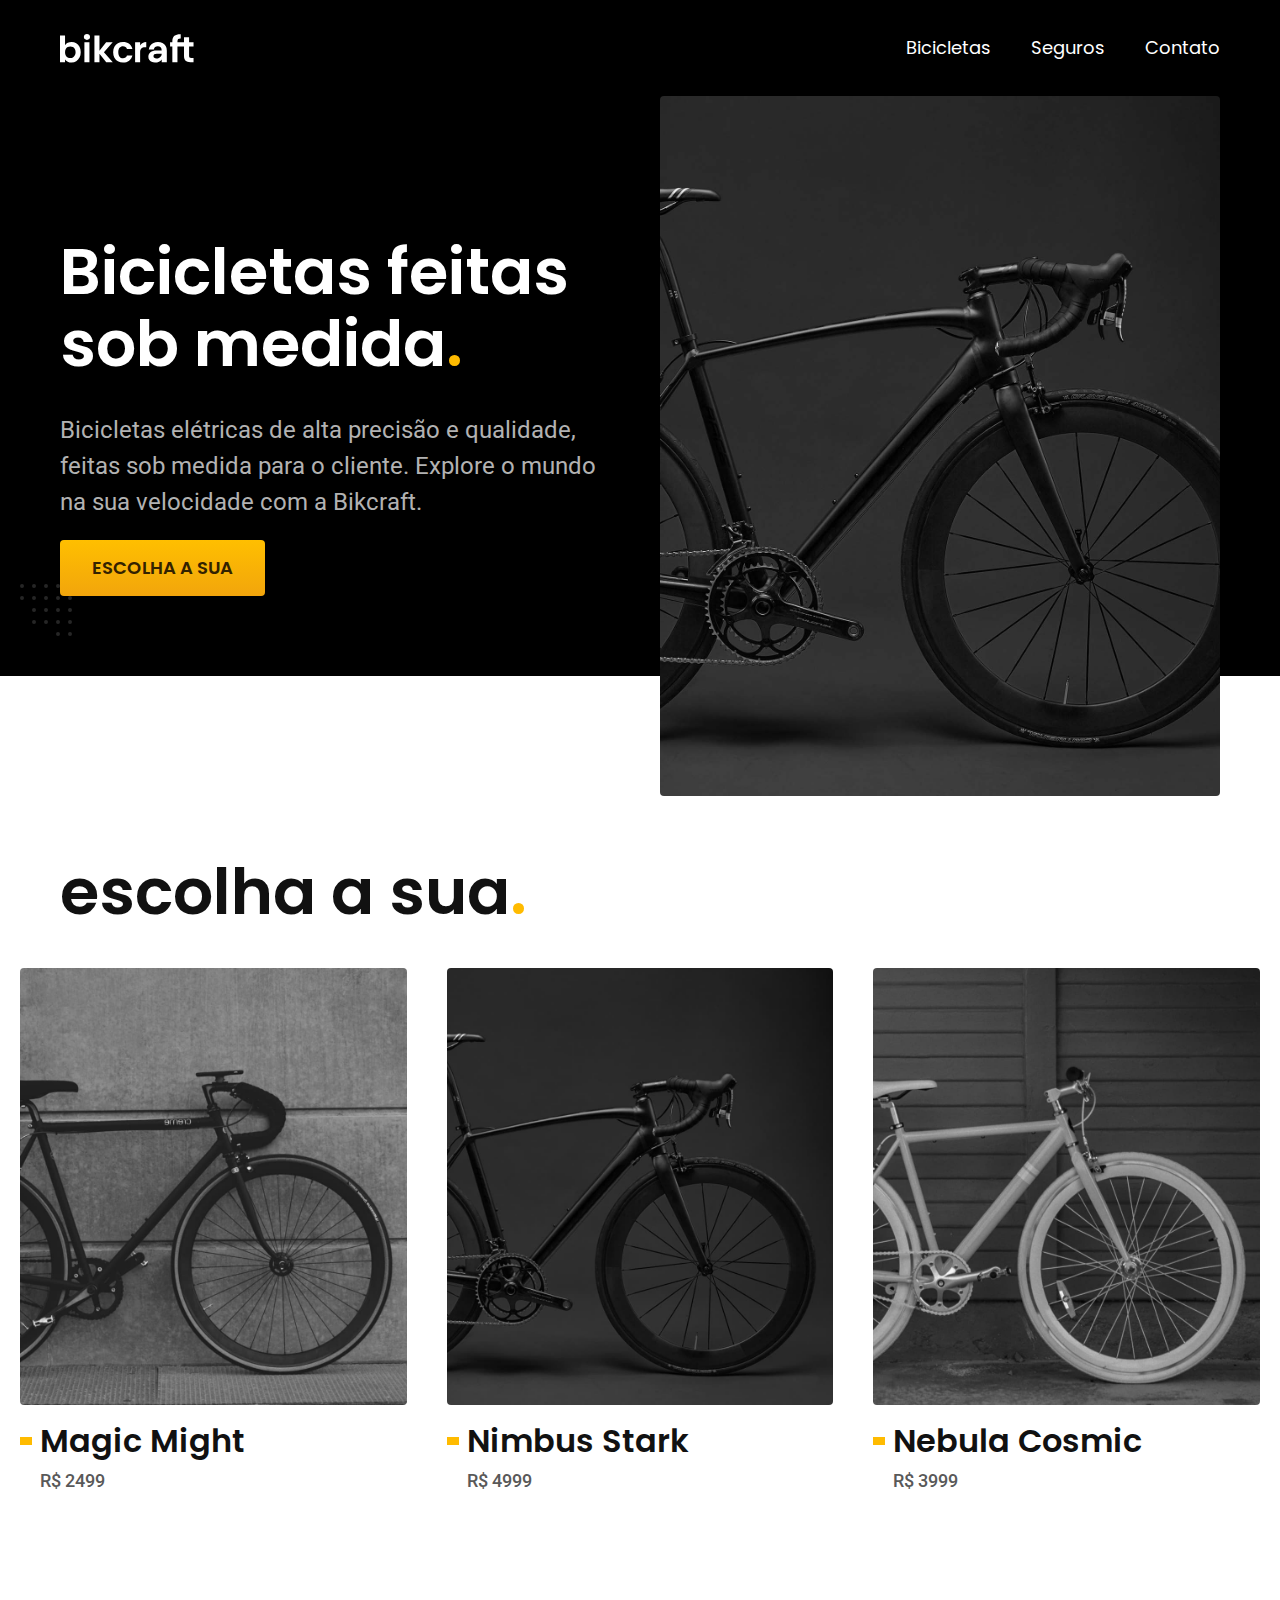
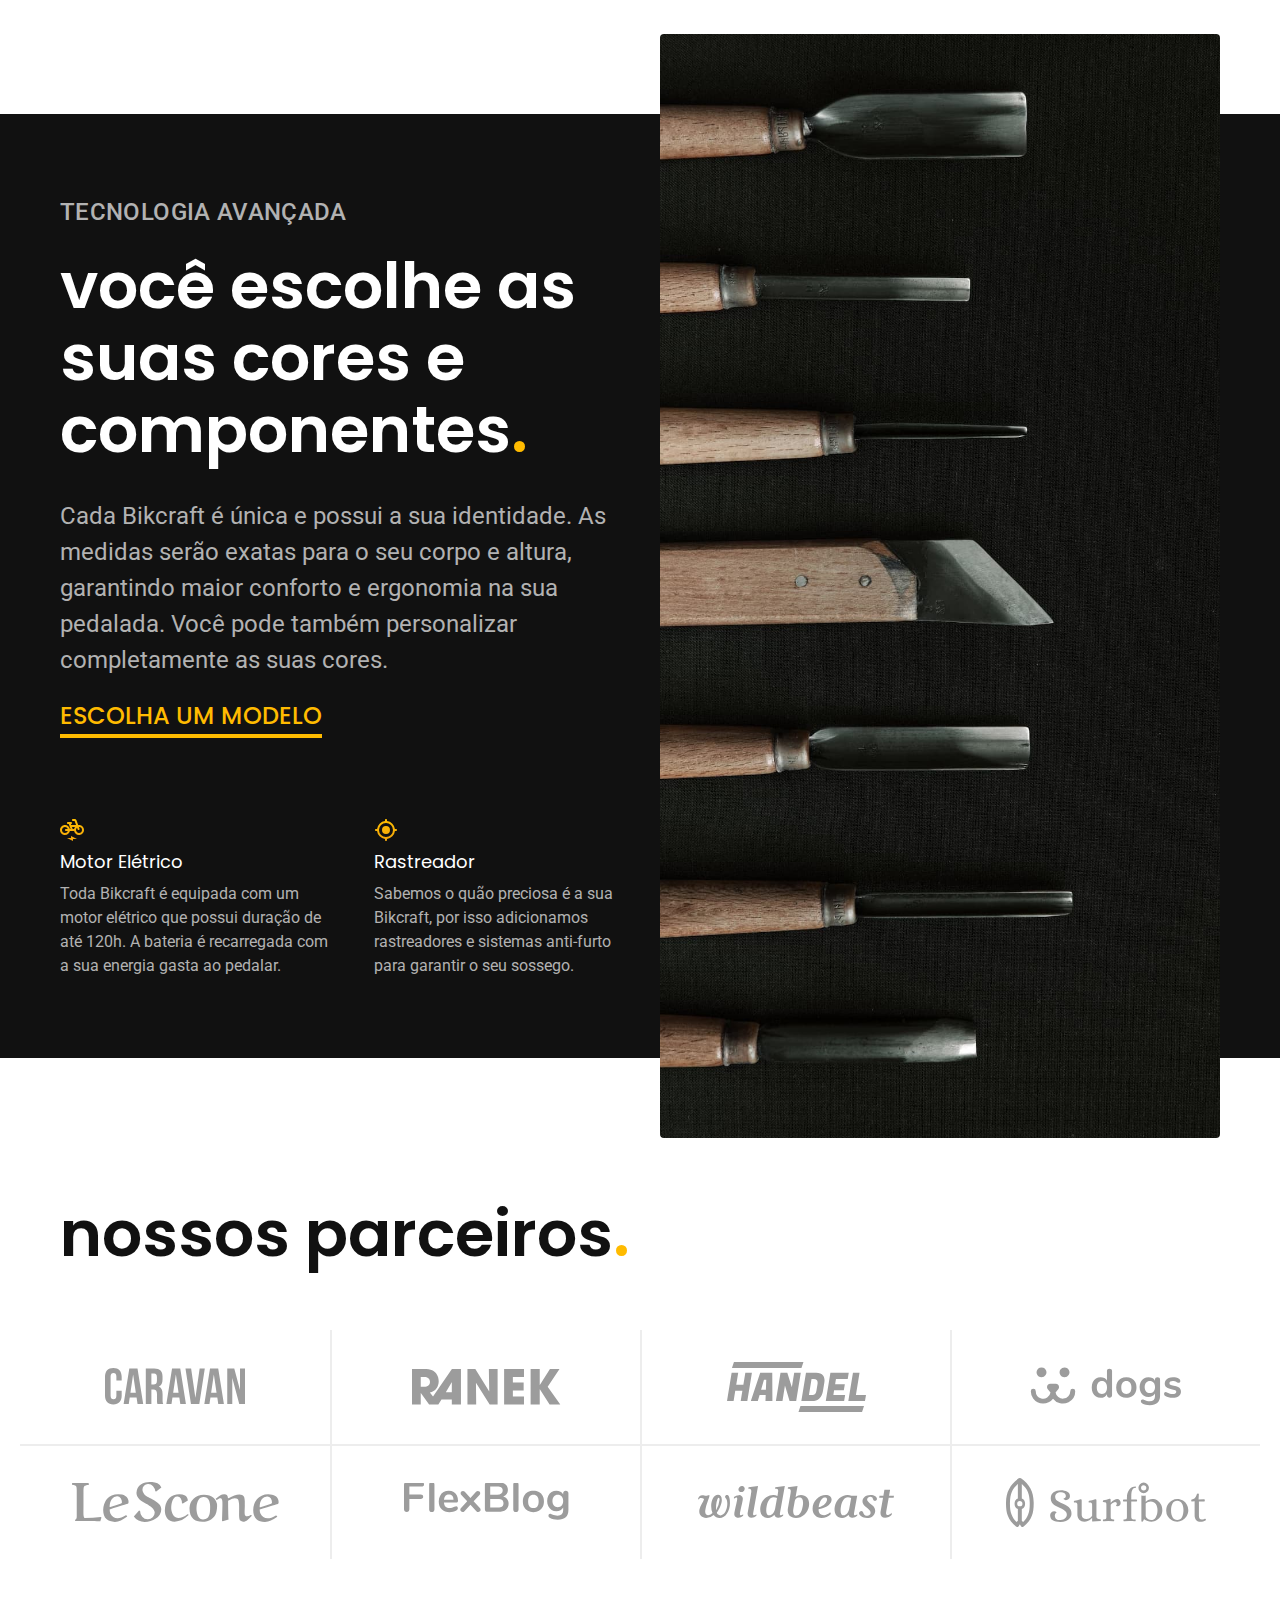
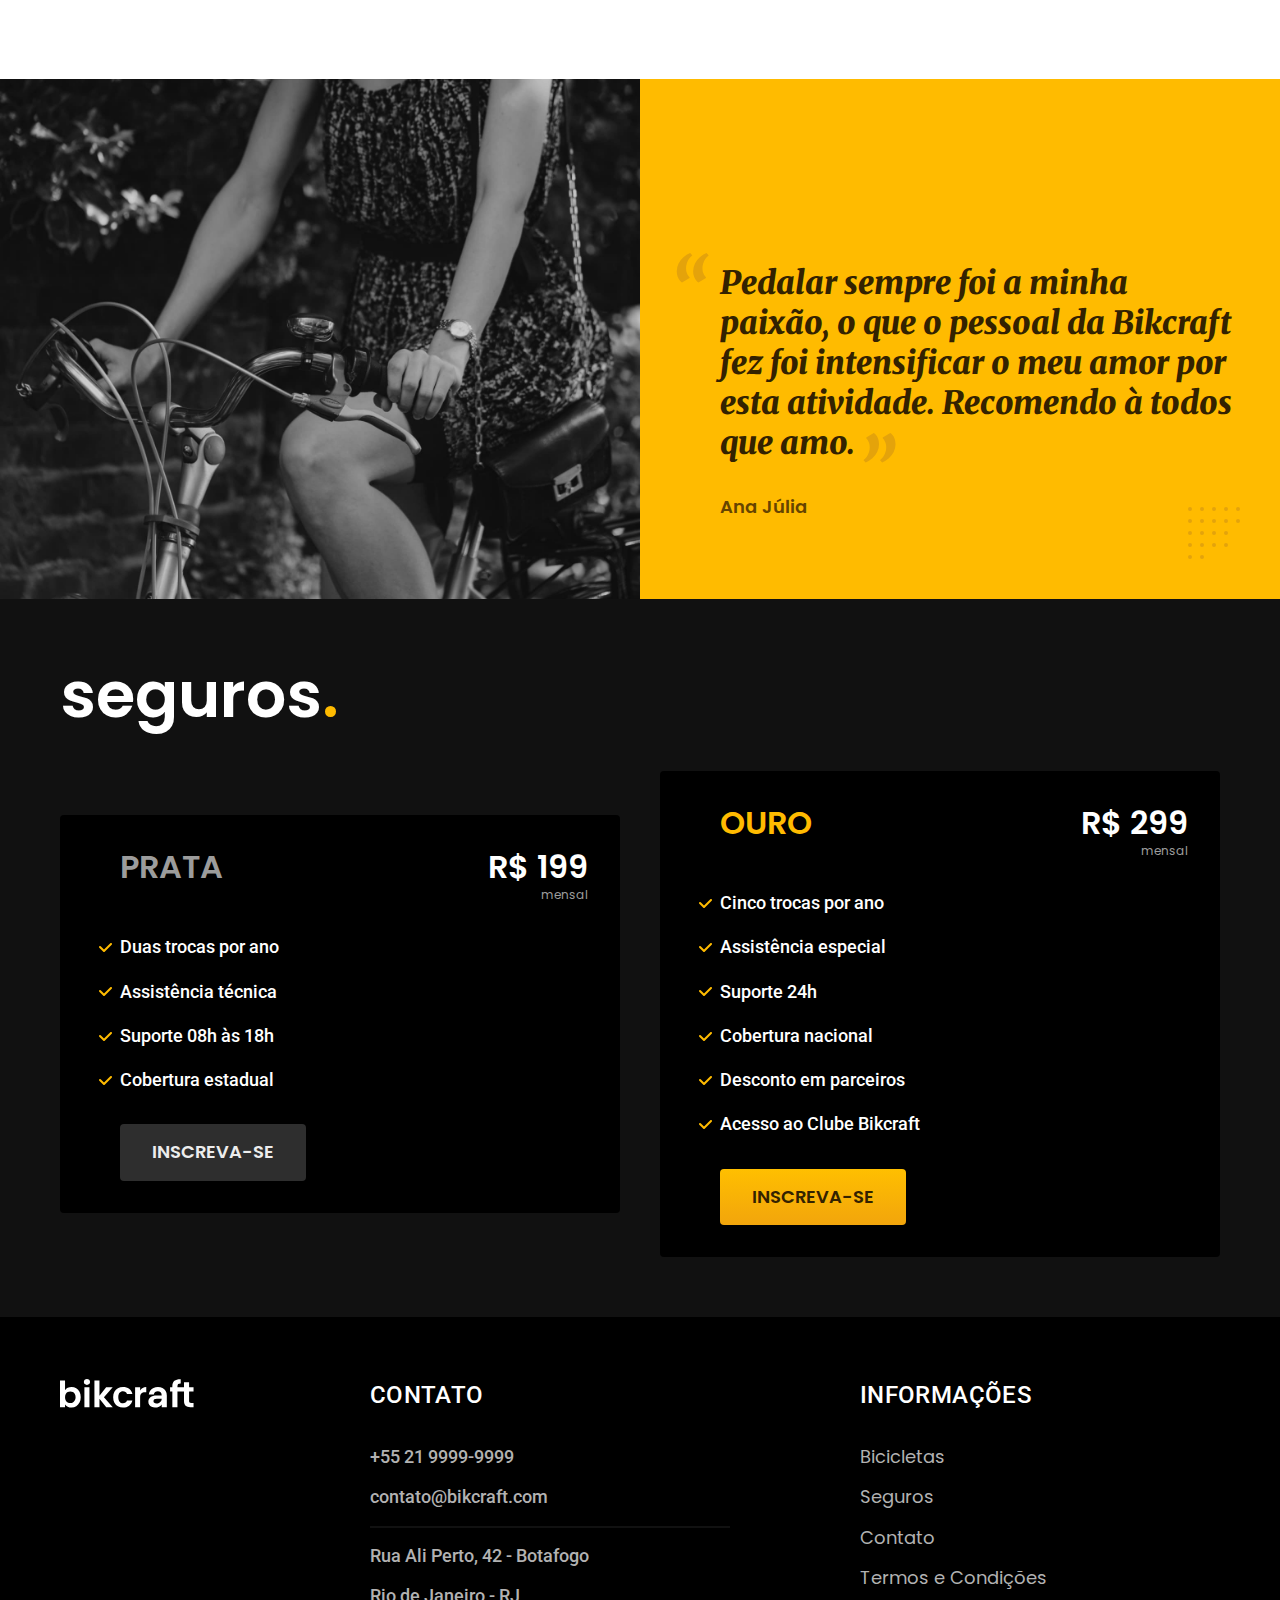
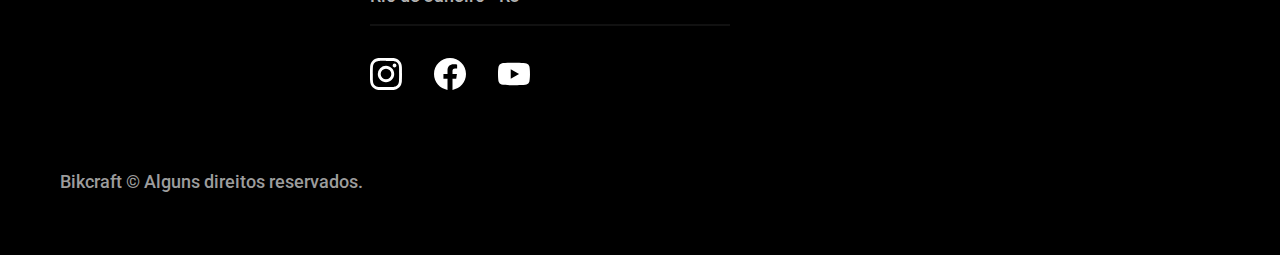
<file: index.html>
<!DOCTYPE html>
<html lang="pt-br">

<head>
  <meta charset="UTF-8">
  <meta name="viewport" content="width=device-width, initial-scale=1.0">

  <title>Bikcraft - Bicicletas Elétricas</title>
  <meta name="description" content="Bicicletas elétricas de alta precisão e qualidade,  feitas sob medida para o cliente. Explore o mundo na sua velocidade com a Bikcraft.">

  <link rel="icon" href="./favicon.svg" type="image/svg+xml">
  <link rel="preload" href="./css/style.min.css" as="style">
  <link rel="stylesheet" href="./css/style.min.css">


  <link rel="preconnect" href="https://fonts.googleapis.com">
  <link rel="preconnect" href="https://fonts.gstatic.com" crossorigin>
  <link href="https://fonts.googleapis.com/css2?family=Merriweather:ital,wght@1,900&family=Poppins:wght@400;600&family=Roboto:wght@400;500&display=swap" rel="stylesheet">

  <script>document.documentElement.classList.add('js');</script>
</head>

<body>
  <header class="header-bg">
    <div class="header container">
      <a href="./">
        <img src="./img/bikcraft.svg" width="136" height="32" alt="Bikcraft">
      </a>
      <nav aria-label="primaria">
        <ul class="header-menu font-1-m color-0">
          <li><a href="./bicicletas.html">Bicicletas</a></li>
          <li><a href="./seguros.html">Seguros</a></li>
          <li><a href="./contato.html">Contato</a></li>
        </ul>
      </nav>
    </div>
  </header>

  <main class="introducao-bg">
    <div class="introducao container">
      <div class="introducao-conteudo">
        <h1 class="font-1-xxl color-0 fadeInDown" data-anime="200">Bicicletas feitas sob medida<span class="color-p1">.</span></h1>
        <p class="font-2-l color-5 fadeInDown" data-anime="400">Bicicletas elétricas de alta precisão e qualidade, feitas sob medida para o cliente. Explore o mundo na sua velocidade com a Bikcraft.</p>
        <a class="botao fadeInDown" data-anime="600" href="./bicicletas.html">Escolha a sua</a>
      </div>
      <picture data-anime="800" class="fadeInDown">
        <source media="(max-width: 800px)" srcset="./img/bicicletas/nimbus.jpg">
        <img src="./img/fotos/introducao.jpg" width="1280" height="1600" alt="Bicicleta elétrica preta.">
      </picture>
    </div>

  </main>

  <article class="bicicletas-lista">
    <h2 class="container font-1-xxl">escolha a sua<span class="color-p1">.</span></h2>

    <ul>
      <li>
        <a href="./bicicletas/magic.html">
          <img src="./img/bicicletas/magic-home.jpg" width="920" height="1040" alt="Bicicleta preta">
          <h3 class="font-1-xl">Magic Might</h3>
          <span class="font-2-m color-8">R$ 2499</span>
        </a>
      </li>
      <li>
        <a href="./bicicletas/nimbus.html">
          <img src="./img/bicicletas/nimbus-home.jpg" width="920" height="1040" alt="Bicicleta preta">
          <h3 class="font-1-xl">Nimbus Stark</h3>
          <span class="font-2-m color-8">R$ 4999</span>
        </a>
      </li>
      <li>
        <a href="./bicicletas/nebula.html">
          <img src="./img/bicicletas/nebula-home.jpg" width="920" height="1040" alt="Bicicleta preta">
          <h3 class="font-1-xl">Nebula Cosmic</h3>
          <span class="font-2-m color-8">R$ 3999</span>
        </a>
      </li>
    </ul>
  </article>

  <article class="tecnologia-bg">
    <div class="tecnologia container">
      <div class="tecnologia-conteudo">
        <span class="font-2-l-b color-5">Tecnologia Avançada</span>
        <h2 class="font-1-xxl color-0">você escolhe as suas cores e componentes<span class="color-p1">.</span></h2>
        <p class="font-2-l color-5">Cada Bikcraft é única e possui a sua identidade. As medidas serão exatas para o seu corpo e altura, garantindo maior conforto e ergonomia na sua pedalada. Você pode também personalizar completamente as suas cores.</p>
        <a class="link" href="./bicicletas.html">Escolha um modelo</a>
        <div class="tecnologia-vantagens">
          <div>
            <img src="./img/icones/eletrica.svg" width="24" height="24" alt="">
            <h3 class="font-1-m color-0">Motor Elétrico</h3>
            <p class="font-2-s color-5">Toda Bikcraft é equipada com um motor elétrico que possui duração de até 120h. A bateria é recarregada com a sua energia gasta ao pedalar.</p>
          </div>
          <div>
            <img src="./img/icones/rastreador.svg" width="24" height="24" alt="">
            <h3 class="font-1-m color-0">Rastreador</h3>
            <p class="font-2-s color-5">Sabemos o quão preciosa é a sua Bikcraft, por isso adicionamos rastreadores e sistemas anti-furto para garantir o seu sossego.</p>
          </div>
        </div>
      </div>
      <div class="tecnologia-imagem">
        <img src="./img/fotos/tecnologia.jpg" width="1200" height="1920" alt="">
      </div>
    </div>

  </article>

  <section class="parceiros" aria-label="Nossos Parceiros">
    <h2 class="container font-1-xxl">nossos parceiros<span class="color-p1">.</span></h2>

    <ul>
      <li><img src="./img/parceiros/caravan.svg" width="140" height="38" alt="caravan"></li>
      <li><img src="./img/parceiros/ranek.svg" width="149" height="36" alt="ranek"></li>
      <li><img src="./img/parceiros/handel.svg" width="139" height="50" alt="handel"></li>
      <li><img src="./img/parceiros/dogs.svg" width="152" height="39" alt="dogs"></li>
      <li><img src="./img/parceiros/lescone.svg" width="208" height="41" alt="lescone"></li>
      <li><img src="./img/parceiros/flexblog.svg" width="165" height="38" alt="flexblog"></li>
      <li><img src="./img/parceiros/wildbeast.svg" width="196" height="34" alt="wildbeast"></li>
      <li><img src="./img/parceiros/surfbot.svg" width="200" height="49" alt="surfbot"></li>
    </ul>
  </section>

  <section class="depoimento" aria-label="Depoimento">
    <div>
      <img src="./img/fotos/depoimento.jpg" width="1560" height="1360" alt="Pessoa pedalando uma bicicleta Bikcraft">
    </div>
    <div class="depoimento-conteudo">
      <blockquote class="font-1-xl color-p5">
        <p>Pedalar sempre foi a minha paixão, o que o pessoal da Bikcraft fez foi intensificar o meu amor por esta atividade. Recomendo à todos que amo.</p>
      </blockquote>
      <span class="font-1-m-b color-p4">Ana Júlia</span>
    </div>
  </section>

  <article class="seguros-bg">
    <div class="seguros container">
      <h2 class="font-1-xxl color-0">seguros<span class="color-p1">.</span></h2>
      <div class="seguros-item">
        <h3 class="font-1-xl color-6">PRATA</h3>
        <span class="font-1-xl color-0">R$ 199 <span class="font-1-xs color-6">mensal</span></span>
        <ul class="font-2-m color-0">
          <li>Duas trocas por ano</li>
          <li>Assistência técnica</li>
          <li>Suporte 08h às 18h</li>
          <li>Cobertura estadual</li>
        </ul>
        <a class="botao secundario" href="./orcamento.html?tipo=seguro&produto=prata">Inscreva-se</a>
      </div>
      <div class="seguros-item">
        <h3 class="font-1-xl color-p1">OURO</h3>
        <span class="font-1-xl color-0">R$ 299 <span class="font-1-xs color-6">mensal</span></span>
        <ul class="font-2-m color-0">
          <li>Cinco trocas por ano</li>
          <li>Assistência especial</li>
          <li>Suporte 24h</li>
          <li>Cobertura nacional</li>
          <li>Desconto em parceiros</li>
          <li>Acesso ao Clube Bikcraft</li>
        </ul>
        <a class="botao" href="./orcamento.html?tipo=seguro&produto=ouro">Inscreva-se</a>
      </div>
    </div>
  </article>

  <footer class="footer-bg">
    <div class="footer container">
      <a href="./">
        <img src="./img/bikcraft.svg" width="136" height="32" alt="Bikcraft">
      </a>
      <div class="footer-contato">
        <h3 class="font-2-l-b color-0">Contato</h3>
        <ul class="font-2-m color-5">
          <li><a href="tel:+552199999999">+55 21 9999-9999</a></li>
          <li><a href="mailto:contato@bikcraft.com">contato@bikcraft.com</a></li>
          <li>Rua Ali Perto, 42 - Botafogo</li>
          <li>Rio de Janeiro - RJ</li>
        </ul>
        <div class="footer-redes">
          <a href="./">
            <img src="./img/redes/instagram.svg" width="32" height="32" alt="Instagram">
          </a>
          <a href="./">
            <img src="./img/redes/facebook.svg" width="32" height="32" alt="Facebook">
          </a>
          <a href="./">
            <img src="./img/redes/youtube.svg" width="32" height="32" alt="Youtube">
          </a>
        </div>
      </div>
      <div class="footer-informacoes">
        <h3 class="font-2-l-b color-0">Informações</h3>
        <nav>
          <ul class="font-1-m color-5">
            <li><a href="./bicicletas.html">Bicicletas</a></li>
            <li><a href="./seguros.html">Seguros</a></li>
            <li><a href="./contato.html">Contato</a></li>
            <li><a href="./termos.html">Termos e Condições</a></li>
          </ul>
        </nav>
      </div>
      <p class="footer-copy font-2-m color-6">Bikcraft © Alguns direitos reservados.</p>
    </div>

  </footer>
  <script src="./js/plugins/simple-anime.js"></script>
  <script src="./js/script.js"></script>
</body>

</html>
</file>
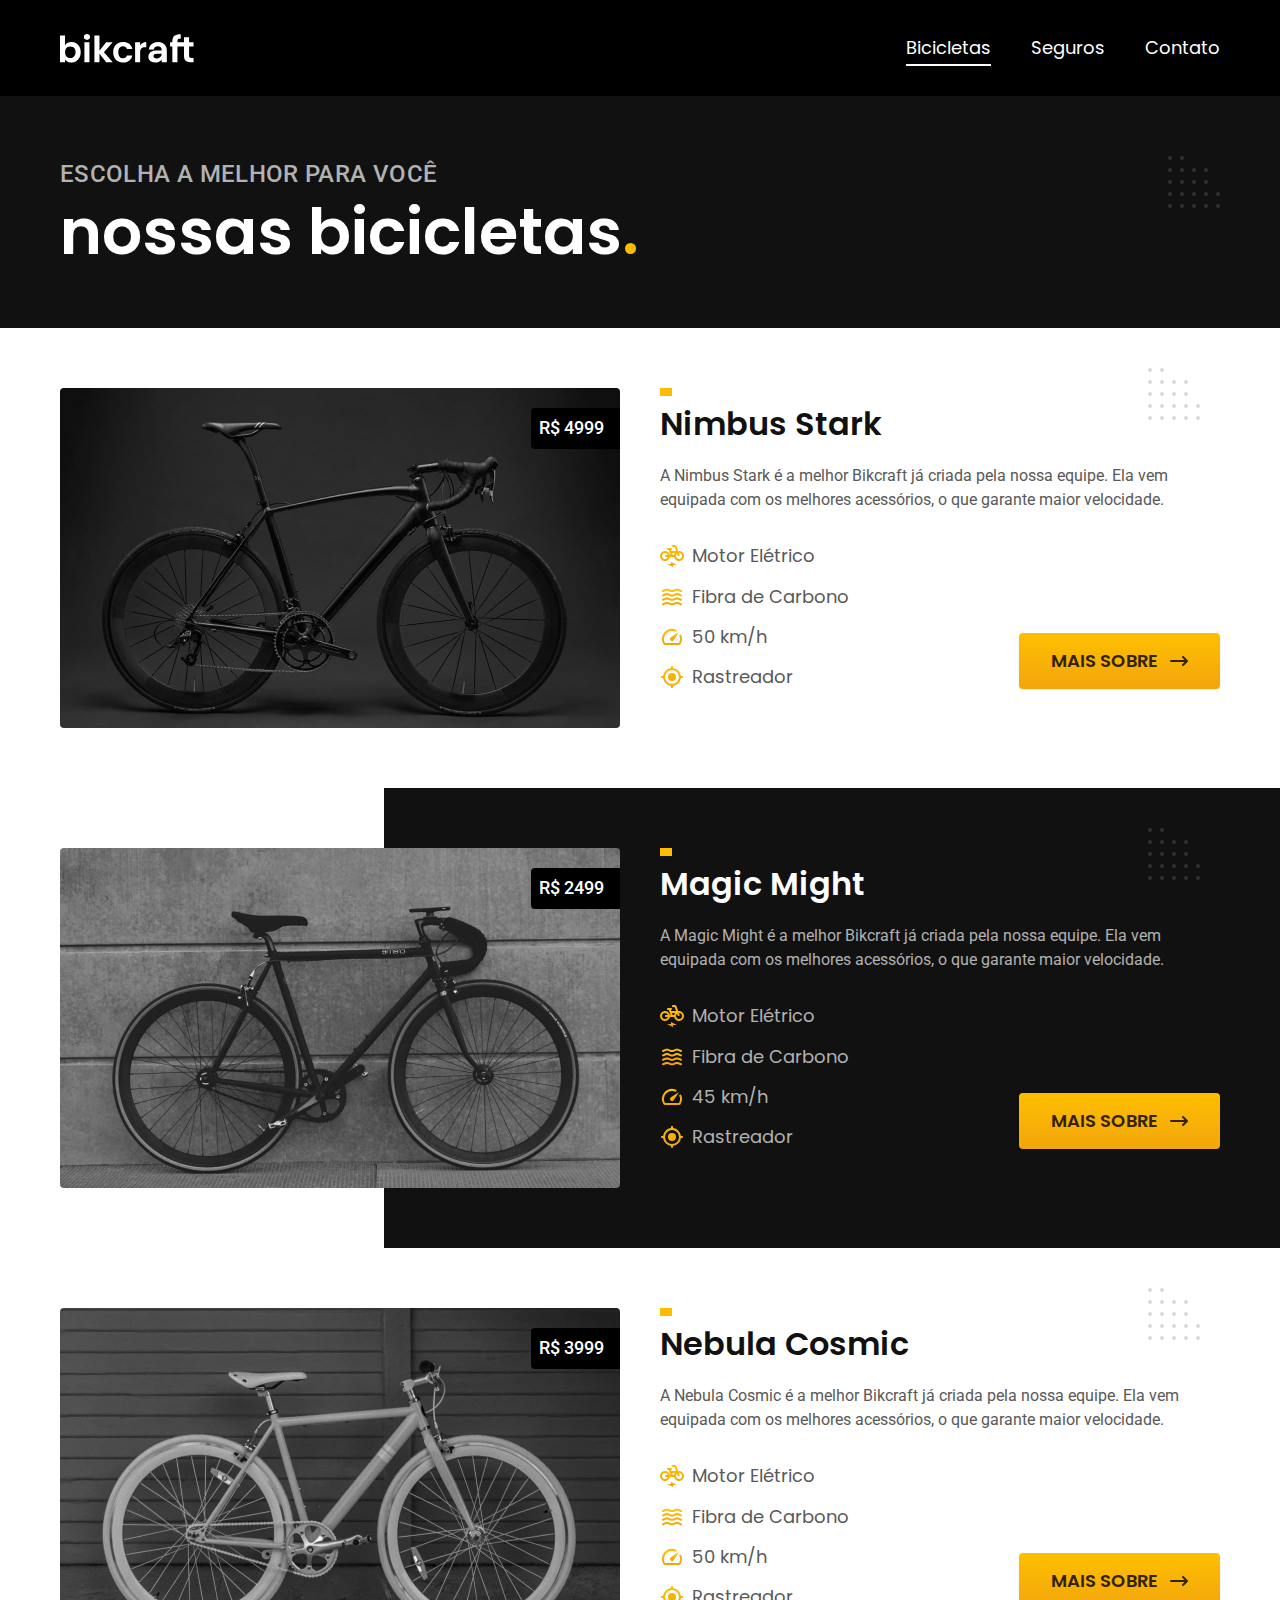
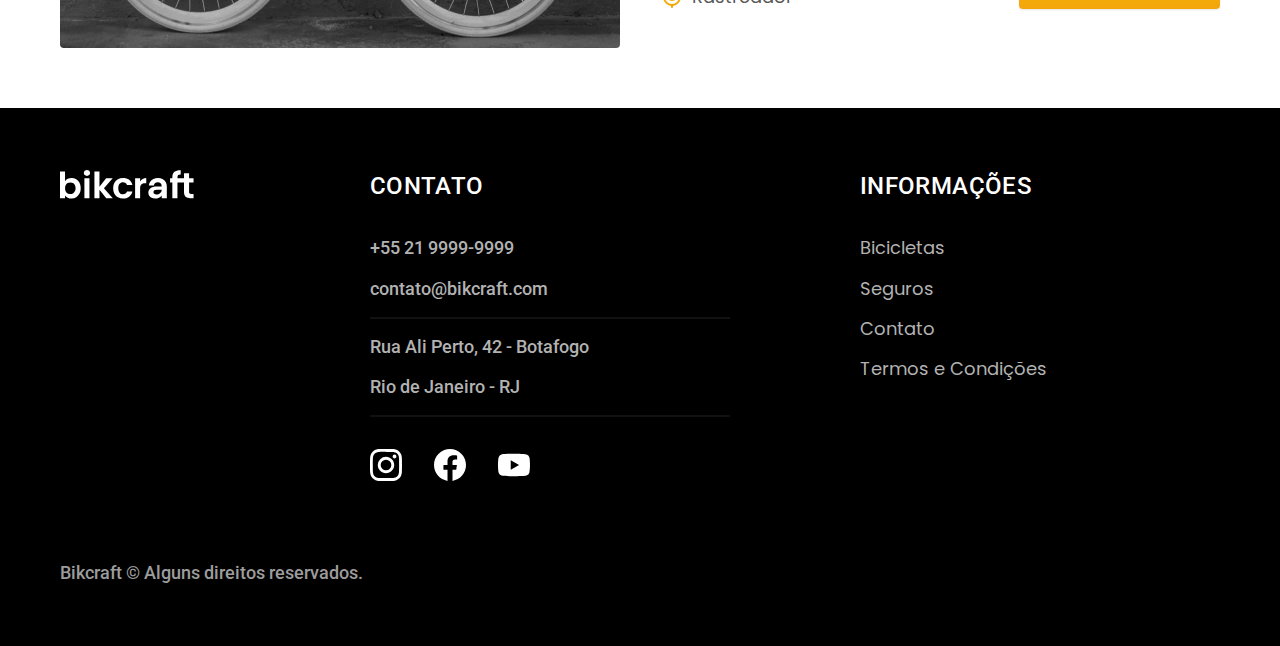
<file: bicicletas.html>
<!DOCTYPE html>
<html lang="pt-br">

<head>
  <meta charset="UTF-8">
  <meta name="viewport" content="width=device-width, initial-scale=1.0">

  <title>Bicicletas | Bikcraft</title>
  <meta name="description" content="Bicicletas Bikcraft.">

  <link rel="icon" href="./favicon.svg" type="image/svg+xml">
  <link rel="preload" href="./css/style.min.css" as="style">
  <link rel="stylesheet" href="./css/style.min.css">


  <link rel="preconnect" href="https://fonts.googleapis.com">
  <link rel="preconnect" href="https://fonts.gstatic.com" crossorigin>
  <link href="https://fonts.googleapis.com/css2?family=Merriweather:ital,wght@1,900&family=Poppins:wght@400;600&family=Roboto:wght@400;500&display=swap" rel="stylesheet">
  <script>document.documentElement.classList.add('js');</script>
</head>

<body id="bicicletas">
  <header class="header-bg">
    <div class="header container">
      <a href="./">
        <img src="./img/bikcraft.svg" width="136" height="32" alt="Bikcraft">
      </a>
      <nav aria-label="primaria">
        <ul class="header-menu font-1-m color-0">
          <li><a href="./bicicletas.html">Bicicletas</a></li>
          <li><a href="./seguros.html">Seguros</a></li>
          <li><a href="./contato.html">Contato</a></li>
        </ul>
      </nav>
    </div>
  </header>

  <main>
    <div class="titulo-bg">
      <div class="titulo container">
        <p class="font-2-l-b color-5">Escolha a melhor para você</p>
        <h1 class="font-1-xxl color-0">nossas bicicletas<span class="color-p1">.</span></h1>
      </div>
    </div>

    <div class="bicicletas container">
      <div class="bicicletas-imagem">
        <img src="./img/bicicletas/nimbus.jpg" width="1120" height="680" alt="Bicicleta preta">
        <span class="font-2-m color-0">R$ 4999</span>
      </div>
      <div class="bicicletas-conteudo">
        <h2 class="font-1-xl">Nimbus Stark</h2>
        <p class="font-2-s color-8">A Nimbus Stark é a melhor Bikcraft já criada pela nossa equipe. Ela vem equipada com os melhores acessórios, o que garante maior velocidade.</p>
        <ul class="font-1-m color-8">
          <li><img src="./img/icones/eletrica.svg" width="32" height="32" alt="">
            Motor Elétrico
          </li>
          <li><img src="./img/icones/carbono.svg" width="32" height="32" alt="">
            Fibra de Carbono
          </li>
          <li><img src="./img/icones/velocidade.svg" width="32" height="32" alt="">
            50 km/h
          </li>
          <li><img src="./img/icones/rastreador.svg" width="32" height="32" alt="">
            Rastreador
          </li>
        </ul>
        <a class="botao seta" href="./bicicletas/nimbus.html">Mais Sobre</a>
      </div>
    </div>

    <div class="bicicletas-bg">
      <div class="bicicletas container">
        <div class="bicicletas-imagem">
          <img src="./img/bicicletas/magic.jpg" width="1120" height="680" alt="Bicicleta preta">
          <span class="font-2-m color-0">R$ 2499</span>
        </div>
        <div class="bicicletas-conteudo">
          <h2 class="font-1-xl color-0">Magic Might</h2>
          <p class="font-2-s color-5">A Magic Might é a melhor Bikcraft já criada pela nossa equipe. Ela vem equipada com os melhores acessórios, o que garante maior velocidade.</p>
          <ul class="font-1-m color-5">
            <li><img src="./img/icones/eletrica.svg" width="32" height="32" alt="">
              Motor Elétrico
            </li>
            <li><img src="./img/icones/carbono.svg" width="32" height="32" alt="">
              Fibra de Carbono
            </li>
            <li><img src="./img/icones/velocidade.svg" width="32" height="32" alt="">
              45 km/h
            </li>
            <li><img src="./img/icones/rastreador.svg" width="32" height="32" alt="">
              Rastreador
            </li>
          </ul>
          <a class="botao seta" href="./bicicletas/magic.html">Mais Sobre</a>
        </div>
      </div>
    </div>

    <div class="bicicletas container">
      <div class="bicicletas-imagem">
        <img src="./img/bicicletas/nebula.jpg" width="1120" height="680" alt="Bicicleta preta">
        <span class="font-2-m color-0">R$ 3999</span>
      </div>
      <div class="bicicletas-conteudo">
        <h2 class="font-1-xl">Nebula Cosmic</h2>
        <p class="font-2-s color-8">A Nebula Cosmic é a melhor Bikcraft já criada pela nossa equipe. Ela vem equipada com os melhores acessórios, o que garante maior velocidade.</p>
        <ul class="font-1-m color-8">
          <li><img src="./img/icones/eletrica.svg" width="32" height="32" alt="">
            Motor Elétrico
          </li>
          <li><img src="./img/icones/carbono.svg" width="32" height="32" alt="">
            Fibra de Carbono
          </li>
          <li><img src="./img/icones/velocidade.svg" width="32" height="32" alt="">
            50 km/h
          </li>
          <li><img src="./img/icones/rastreador.svg" width="32" height="32" alt="">
            Rastreador
          </li>
        </ul>
        <a class="botao seta" href="./bicicletas/nebula.html">Mais Sobre</a>
      </div>
    </div>

  </main>

  <footer class="footer-bg">
    <div class="footer container">
      <a href="./">
        <img src="./img/bikcraft.svg" width="136" height="32" alt="Bikcraft">
      </a>
      <div class="footer-contato">
        <h3 class="font-2-l-b color-0">Contato</h3>
        <ul class="font-2-m color-5">
          <li><a href="tel:+552199999999">+55 21 9999-9999</a></li>
          <li><a href="mailto:contato@bikcraft.com">contato@bikcraft.com</a></li>
          <li>Rua Ali Perto, 42 - Botafogo</li>
          <li>Rio de Janeiro - RJ</li>
        </ul>
        <div class="footer-redes">
          <a href="./">
            <img src="./img/redes/instagram.svg" width="32" height="32" alt="Instagram">
          </a>
          <a href="./">
            <img src="./img/redes/facebook.svg" width="32" height="32" alt="Facebook">
          </a>
          <a href="./">
            <img src="./img/redes/youtube.svg" width="32" height="32" alt="Youtube">
          </a>
        </div>
      </div>
      <div class="footer-informacoes">
        <h3 class="font-2-l-b color-0">Informações</h3>
        <nav>
          <ul class="font-1-m color-5">
            <li><a href="./bicicletas.html">Bicicletas</a></li>
            <li><a href="./seguros.html">Seguros</a></li>
            <li><a href="./contato.html">Contato</a></li>
            <li><a href="./termos.html">Termos e Condições</a></li>
          </ul>
        </nav>
      </div>
      <p class="footer-copy font-2-m color-6">Bikcraft © Alguns direitos reservados.</p>
    </div>

  </footer>
  <script src="./js/script.js"></script>
</body>

</html>
</file>
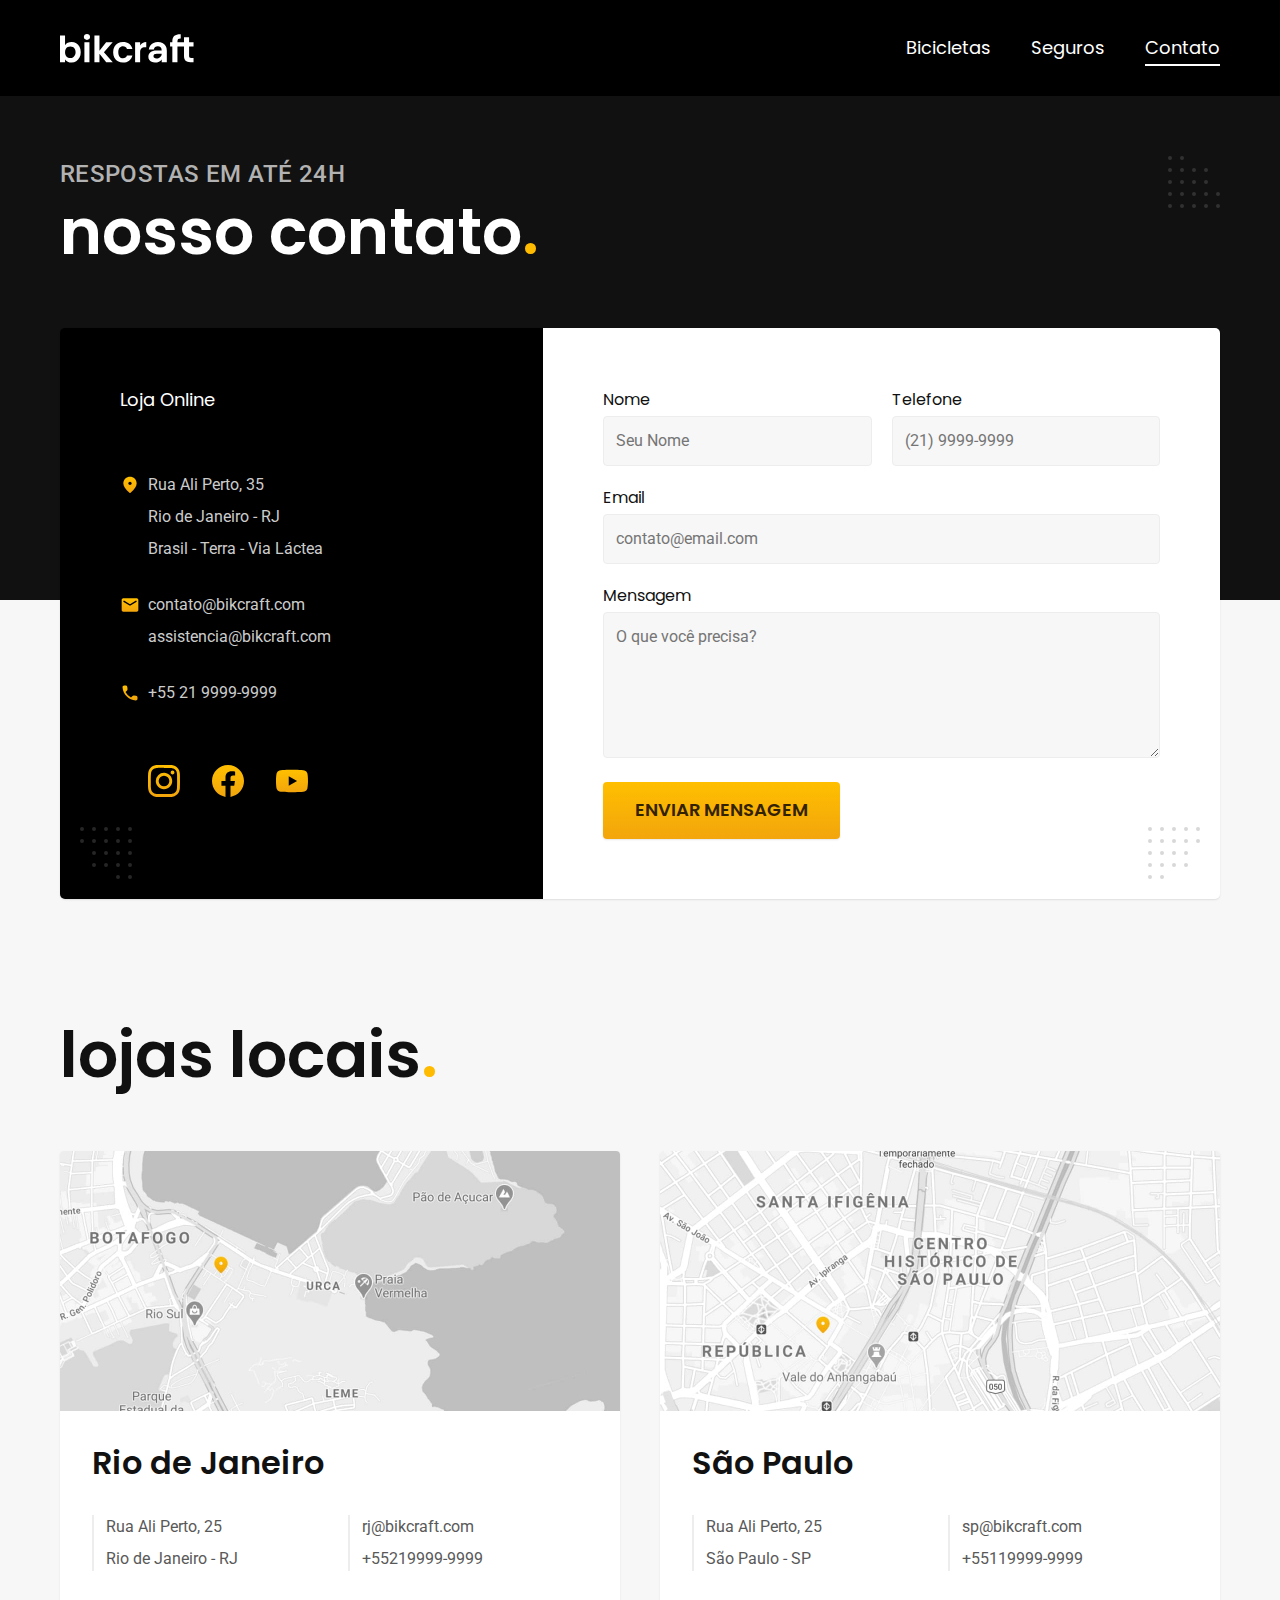
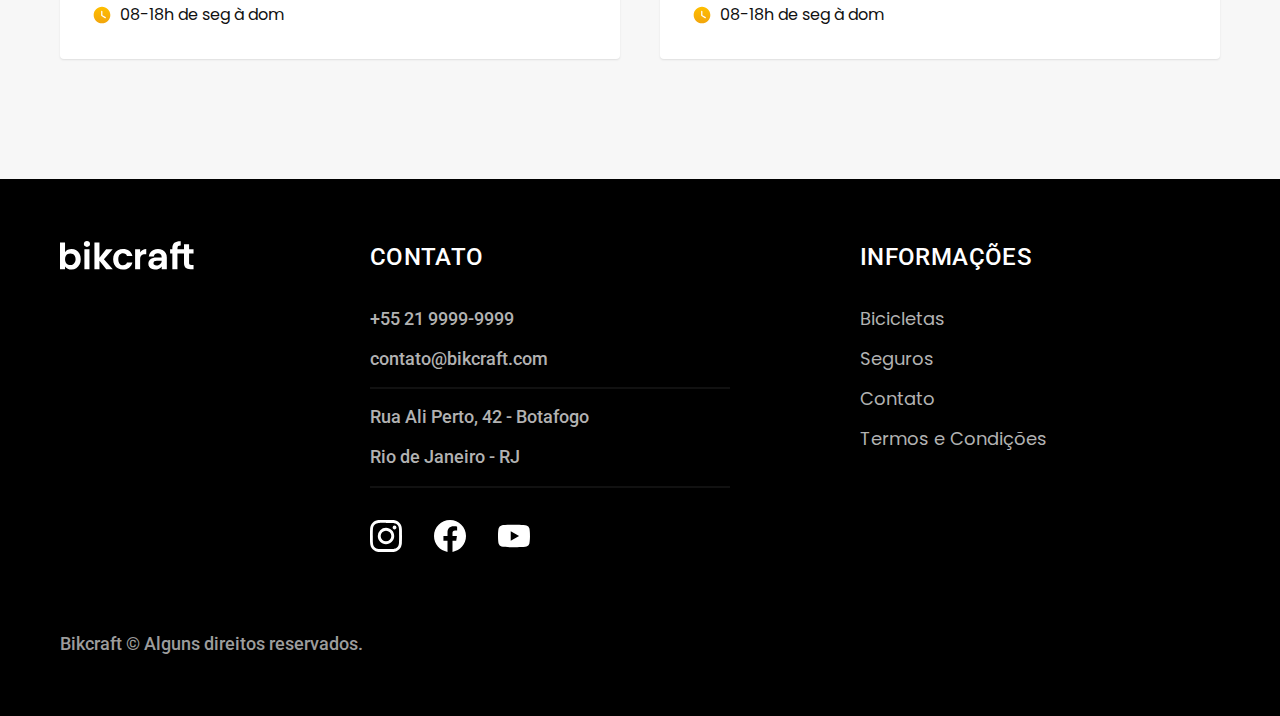
<file: contato.html>
<!DOCTYPE html>
<html lang="pt-br">

<head>
  <meta charset="UTF-8">
  <meta name="viewport" content="width=device-width, initial-scale=1.0">

  <title>Contato | Bikcraft</title>
  <meta name="description" content="Contatos Bikcraft.">

  <link rel="icon" href="./favicon.svg" type="image/svg+xml">
  <link rel="preload" href="./css/style.min.css" as="style">
  <link rel="stylesheet" href="./css/style.min.css">


  <link rel="preconnect" href="https://fonts.googleapis.com">
  <link rel="preconnect" href="https://fonts.gstatic.com" crossorigin>
  <link href="https://fonts.googleapis.com/css2?family=Merriweather:ital,wght@1,900&family=Poppins:wght@400;600&family=Roboto:wght@400;500&display=swap" rel="stylesheet">
  <script>document.documentElement.classList.add('js');</script>
</head>

<body id="contato">
  <header class="header-bg">
    <div class="header container">
      <a href="./">
        <img src="./img/bikcraft.svg" width="136" height="32" alt="Bikcraft">
      </a>
      <nav aria-label="primaria">
        <ul class="header-menu font-1-m color-0">
          <li><a href="./bicicletas.html">Bicicletas</a></li>
          <li><a href="./seguros.html">Seguros</a></li>
          <li><a href="./contato.html">Contato</a></li>
        </ul>
      </nav>
    </div>
  </header>

  <main>
    <div class="titulo-bg">
      <div class="titulo container">
        <p class="font-2-l-b color-5">Respostas em até 24h</p>
        <h1 class="font-1-xxl color-0">nosso contato<span class="color-p1">.</span></h1>
      </div>
    </div>

    <div class="contato container">
      <section class="contato-dados" aria-label="Endereço">
        <h2 class="font-1-m color-0">Loja Online</h2>
        <div class="contato-endereco font-2-s color-4">
          <p>Rua Ali Perto, 35</p>
          <p>Rio de Janeiro - RJ</p>
          <p>Brasil - Terra - Via Láctea</p>
        </div>
        <address class="contato-meios font-2-s color-4">
          <a href="mailto:contato@bikcraft.com">contato@bikcraft.com</a>
          <a href="mailto:assistencia@bikcraft.com">assistencia@bikcraft.com</a>
          <a href="tel:+552199999999">+55 21 9999-9999</a>
        </address>
        <div class="contato-redes">
          <a href="./">
            <img src="./img/redes/instagram-p.svg" width="32" height="32" alt="Instagram">
          </a>
          <a href="./">
            <img src="./img/redes/facebook-p.svg" width="32" height="32" alt="Facebook">
          </a>
          <a href="./">
            <img src="./img/redes/youtube-p.svg" width="32" height="32" alt="Youtube">
          </a>
        </div>
      </section>
      <section class="contato-formulario" aria-label="Formulário">
        <form class="form" action="./enviar.php" method="post">
          <div>
            <label for="nome">Nome</label>
            <input type="text" id="nome" name="nome" placeholder="Seu Nome">
          </div>
          <div>
            <label for="telefone">Telefone</label>
            <input type="text" id="telefone" name="telefone" placeholder="(21) 9999-9999">
          </div>
          <div class="col-2">
            <label for="email">Email</label>
            <input type="email" id="email" name="email" placeholder="contato@email.com" required>
          </div>
          <div class="col-2">
            <label for="mensagem">Mensagem</label>
            <textarea rows="5" id="mensagem" name="mensagem" placeholder="O que você precisa?"></textarea>
          </div>
          <button class="botao col-2">Enviar Mensagem</button>
        </form>
      </section>
    </div>

  </main>

  <article class="lojas container">
    <h2 class="font-1-xxl">lojas locais<span class="color-p1">.</span></h2>
    <div class="lojas-item">
      <img src="./img/lojas/rj.jpg" width="1120" height="520" alt="mapa marcando o endereço em Rua Ali Perto, 25 - Rio de Janeiro - RJ">
      <div class="lojas-conteudo">
        <h3 class="font-1-xl">Rio de Janeiro</h3>
        <div class="lojas-dados font-2-s color-8">
          <p>Rua Ali Perto, 25</p>
          <p>Rio de Janeiro - RJ</p>
        </div>
        <div class="lojas-dados font-2-s color-8">
          <a href="mailto:rj@bikcraft.com">rj@bikcraft.com</a>
          <a href="tel:+552199999999">+55219999-9999</a>
        </div>
        <p class="lojas-tempo font-1-s"><img src="./img/icones/horario.svg" width="20" height="20" alt=""> 08-18h de seg à dom</p>
      </div>
    </div>

    <div class="lojas-item">
      <img src="./img/lojas/sp.jpg" width="1120" height="520" alt="mapa marcando o endereço em Rua Ali Perto, 25 - São Paulo - SP">
      <div class="lojas-conteudo">
        <h3 class="font-1-xl">São Paulo</h3>
        <div class="lojas-dados font-2-s color-8">
          <p>Rua Ali Perto, 25</p>
          <p>São Paulo - SP</p>
        </div>
        <div class="lojas-dados font-2-s color-8">
          <a href="mailto:sp@bikcraft.com">sp@bikcraft.com</a>
          <a href="tel:+551199999999">+55119999-9999</a>
        </div>
        <p class="lojas-tempo font-1-s"><img src="./img/icones/horario.svg" width="20" height="20" alt=""> 08-18h de seg à dom</p>
      </div>
    </div>
  </article>

  <footer class="footer-bg">
    <div class="footer container">
      <a href="./">
        <img src="./img/bikcraft.svg" width="136" height="32" alt="Bikcraft">
      </a>
      <div class="footer-contato">
        <h3 class="font-2-l-b color-0">Contato</h3>
        <ul class="font-2-m color-5">
          <li><a href="tel:+552199999999">+55 21 9999-9999</a></li>
          <li><a href="mailto:contato@bikcraft.com">contato@bikcraft.com</a></li>
          <li>Rua Ali Perto, 42 - Botafogo</li>
          <li>Rio de Janeiro - RJ</li>
        </ul>
        <div class="footer-redes">
          <a href="./">
            <img src="./img/redes/instagram.svg" width="32" height="32" alt="Instagram">
          </a>
          <a href="./">
            <img src="./img/redes/facebook.svg" width="32" height="32" alt="Facebook">
          </a>
          <a href="./">
            <img src="./img/redes/youtube.svg" width="32" height="32" alt="Youtube">
          </a>
        </div>
      </div>
      <div class="footer-informacoes">
        <h3 class="font-2-l-b color-0">Informações</h3>
        <nav>
          <ul class="font-1-m color-5">
            <li><a href="./bicicletas.html">Bicicletas</a></li>
            <li><a href="./seguros.html">Seguros</a></li>
            <li><a href="./contato.html">Contato</a></li>
            <li><a href="./termos.html">Termos e Condições</a></li>
          </ul>
        </nav>
      </div>
      <p class="footer-copy font-2-m color-6">Bikcraft © Alguns direitos reservados.</p>
    </div>

  </footer>
  <script src="./js/script.js"></script>
  <script src="./js/formulario.js"></script>
</body>

</html>
</file>
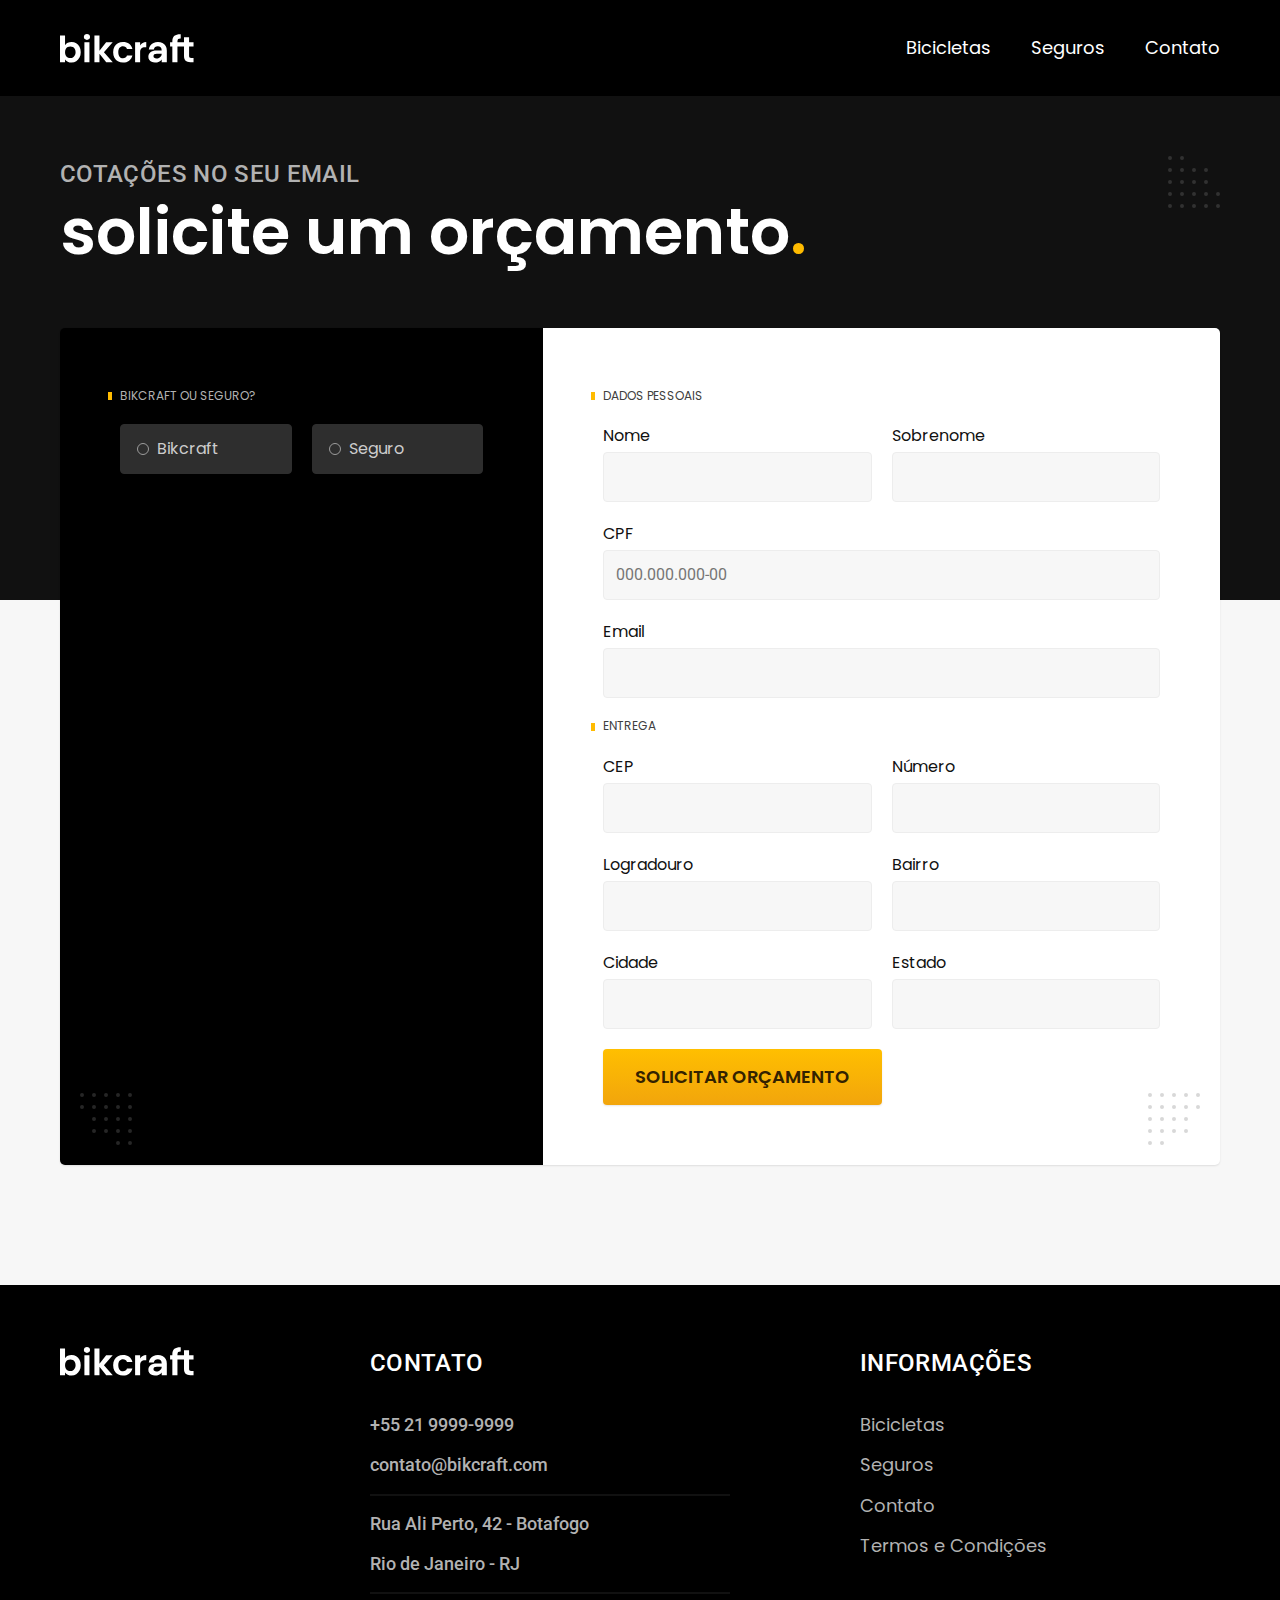
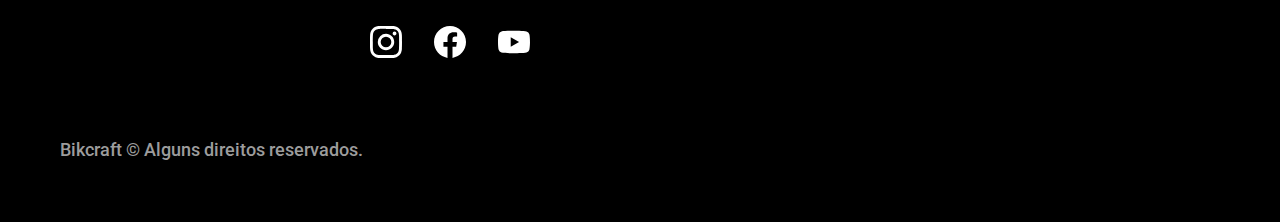
<file: orcamento.html>
<!DOCTYPE html>
<html lang="pt-br">

<head>
  <meta charset="UTF-8">
  <meta name="viewport" content="width=device-width, initial-scale=1.0">

  <title>Orçamento | Bikcraft</title>
  <meta name="description" content="Orçamento.">

  <link rel="icon" href="./favicon.svg" type="image/svg+xml">
  <link rel="preload" href="./css/style.min.css" as="style">
  <link rel="stylesheet" href="./css/style.min.css">


  <link rel="preconnect" href="https://fonts.googleapis.com">
  <link rel="preconnect" href="https://fonts.gstatic.com" crossorigin>
  <link href="https://fonts.googleapis.com/css2?family=Merriweather:ital,wght@1,900&family=Poppins:wght@400;600&family=Roboto:wght@400;500&display=swap" rel="stylesheet">
  <script>document.documentElement.classList.add('js');</script>
</head>

<body id="orcamento">
  <header class="header-bg">
    <div class="header container">
      <a href="./">
        <img src="./img/bikcraft.svg" width="136" height="32" alt="Bikcraft">
      </a>
      <nav aria-label="primaria">
        <ul class="header-menu font-1-m color-0">
          <li><a href="./bicicletas.html">Bicicletas</a></li>
          <li><a href="./seguros.html">Seguros</a></li>
          <li><a href="./contato.html">Contato</a></li>
        </ul>
      </nav>
    </div>
  </header>

  <main>
    <div class="titulo-bg">
      <div class="titulo container">
        <p class="font-2-l-b color-5">Cotações no seu email</p>
        <h1 class="font-1-xxl color-0">solicite um orçamento<span class="color-p1">.</span></h1>
      </div>
    </div>

    <form class="orcamento container" action="./enviar.php" method="post">
      <div class="orcamento-produto">
        <h2 class="font-1-xs color-5">Bikcraft ou Seguro?</h2>

        <input type="radio" name="tipo" value="bikcraft" id="bikcraft">
        <label for="bikcraft">Bikcraft</label>

        <input type="radio" name="tipo" value="seguro" id="seguro">
        <label for="seguro">Seguro</label>

        <div class="orcamento-conteudo" id="orcamento-bikcraft">
          <h2 class="font-1-xs color-5">Escolha a sua</h2>

          <input type="radio" name="produto" value="nimbus" id="nimbus">
          <label for="nimbus">Nimbus Stark <span>R$ 4999</span></label>
          <div class="orcamento-detalhes">
            <ul class="font-1-xs color-8">
              <li><img src="./img/icones/eletrica.svg" width="32" height="32" alt=""> Motor Elétrico</li>
              <li><img src="./img/icones/carbono.svg" width="32" height="32" alt=""> Fibra de Carbono</li>
              <li><img src="./img/icones/velocidade.svg" width="32" height="32" alt=""> 50 km/h</li>
              <li><img src="./img/icones/rastreador.svg" width="32" height="32" alt=""> Rastreador</li>
            </ul>
            <img src="./img/bicicletas/nimbus.jpg" width="1120" height="680" alt="Bicicleta preta">
          </div>

          <input type="radio" name="produto" value="magic" id="magic">
          <label for="magic">Magic Might <span>R$ 2499</span></label>
          <div class="orcamento-detalhes">
            <ul class="font-1-xs color-8">
              <li><img src="./img/icones/eletrica.svg" width="32" height="32" alt=""> Motor Elétrico</li>
              <li><img src="./img/icones/carbono.svg" width="32" height="32" alt=""> Fibra de Carbono</li>
              <li><img src="./img/icones/velocidade.svg" width="32" height="32" alt=""> 45 km/h</li>
              <li><img src="./img/icones/rastreador.svg" width="32" height="32" alt=""> Rastreador</li>
            </ul>
            <img src="./img/bicicletas/magic.jpg" width="1120" height="680" alt="Bicicleta preta">
          </div>

          <input type="radio" name="produto" value="nebula" id="nebula">
          <label for="nebula">Nebula Cosmic <span>R$ 3999</span></label>
          <div class="orcamento-detalhes">
            <ul class="font-1-xs color-8">
              <li><img src="./img/icones/eletrica.svg" width="32" height="32" alt=""> Motor Elétrico</li>
              <li><img src="./img/icones/carbono.svg" width="32" height="32" alt=""> Fibra de Carbono</li>
              <li><img src="./img/icones/velocidade.svg" width="32" height="32" alt=""> 40 km/h</li>
              <li><img src="./img/icones/rastreador.svg" width="32" height="32" alt=""> Rastreador</li>
            </ul>
            <img src="./img/bicicletas/nebula.jpg" width="1120" height="680" alt="Bicicleta branca">
          </div>

        </div>

        <div class="orcamento-conteudo" id="orcamento-seguro">
          <h2 class="font-1-xs color-5">Escolha o plano</h2>

          <input type="radio" name="produto" value="prata" id="prata">
          <label for="prata">Prata <span>R$ 199</span></label>

          <input type="radio" name="produto" value="ouro" id="ouro">
          <label for="ouro">Ouro <span>R$ 299</span></label>
        </div>
      </div>
      <div class="orcamento-dados form">
        <h2 class="font-1-xs color-9 col-2">dados pessoais</h2>
        <div>
          <label for="nome">Nome</label>
          <input type="text" id="nome" name="nome">
        </div>
        <div>
          <label for="sobrenome">Sobrenome</label>
          <input type="text" id="sobrenome" name="sobrenome">
        </div>
        <div class="col-2">
          <label for="cpf">CPF</label>
          <input type="text" id="cpf" name="cpf" placeholder="000.000.000-00">
        </div>
        <div class="col-2">
          <label for="email">Email</label>
          <input type="email" id="email" name="email" required>
        </div>
        <h2 class="font-1-xs color-9 col-2">entrega</h2>
        <div>
          <label for="cep">CEP</label>
          <input type="text" id="cep" name="cep">
        </div>
        <div>
          <label for="numero">Número</label>
          <input type="text" id="numero" name="numero">
        </div>
        <div>
          <label for="logradouro">Logradouro</label>
          <input type="text" id="logradouro" name="logradouro">
        </div>
        <div>
          <label for="bairro">Bairro</label>
          <input type="text" id="bairro" name="bairro">
        </div>
        <div>
          <label for="cidade">Cidade</label>
          <input type="text" id="cidade" name="cidade">
        </div>
        <div>
          <label for="estado">Estado</label>
          <input type="text" id="estado" name="estado">
        </div>
        <button class="botao col-2">Solicitar Orçamento</button>
      </div>
    </form>
  </main>

  <footer class="footer-bg">
    <div class="footer container">
      <a href="./">
        <img src="./img/bikcraft.svg" width="136" height="32" alt="Bikcraft">
      </a>
      <div class="footer-contato">
        <h3 class="font-2-l-b color-0">Contato</h3>
        <ul class="font-2-m color-5">
          <li><a href="tel:+552199999999">+55 21 9999-9999</a></li>
          <li><a href="mailto:contato@bikcraft.com">contato@bikcraft.com</a></li>
          <li>Rua Ali Perto, 42 - Botafogo</li>
          <li>Rio de Janeiro - RJ</li>
        </ul>
        <div class="footer-redes">
          <a href="./">
            <img src="./img/redes/instagram.svg" width="32" height="32" alt="Instagram">
          </a>
          <a href="./">
            <img src="./img/redes/facebook.svg" width="32" height="32" alt="Facebook">
          </a>
          <a href="./">
            <img src="./img/redes/youtube.svg" width="32" height="32" alt="Youtube">
          </a>
        </div>
      </div>
      <div class="footer-informacoes">
        <h3 class="font-2-l-b color-0">Informações</h3>
        <nav>
          <ul class="font-1-m color-5">
            <li><a href="./bicicletas.html">Bicicletas</a></li>
            <li><a href="./seguros.html">Seguros</a></li>
            <li><a href="./contato.html">Contato</a></li>
            <li><a href="./termos.html">Termos e Condições</a></li>
          </ul>
        </nav>
      </div>
      <p class="footer-copy font-2-m color-6">Bikcraft © Alguns direitos reservados.</p>
    </div>

  </footer>
  <script src="./js/script.js"></script>
  <script src="./js/formulario.js"></script>
</body>

</html>
</file>
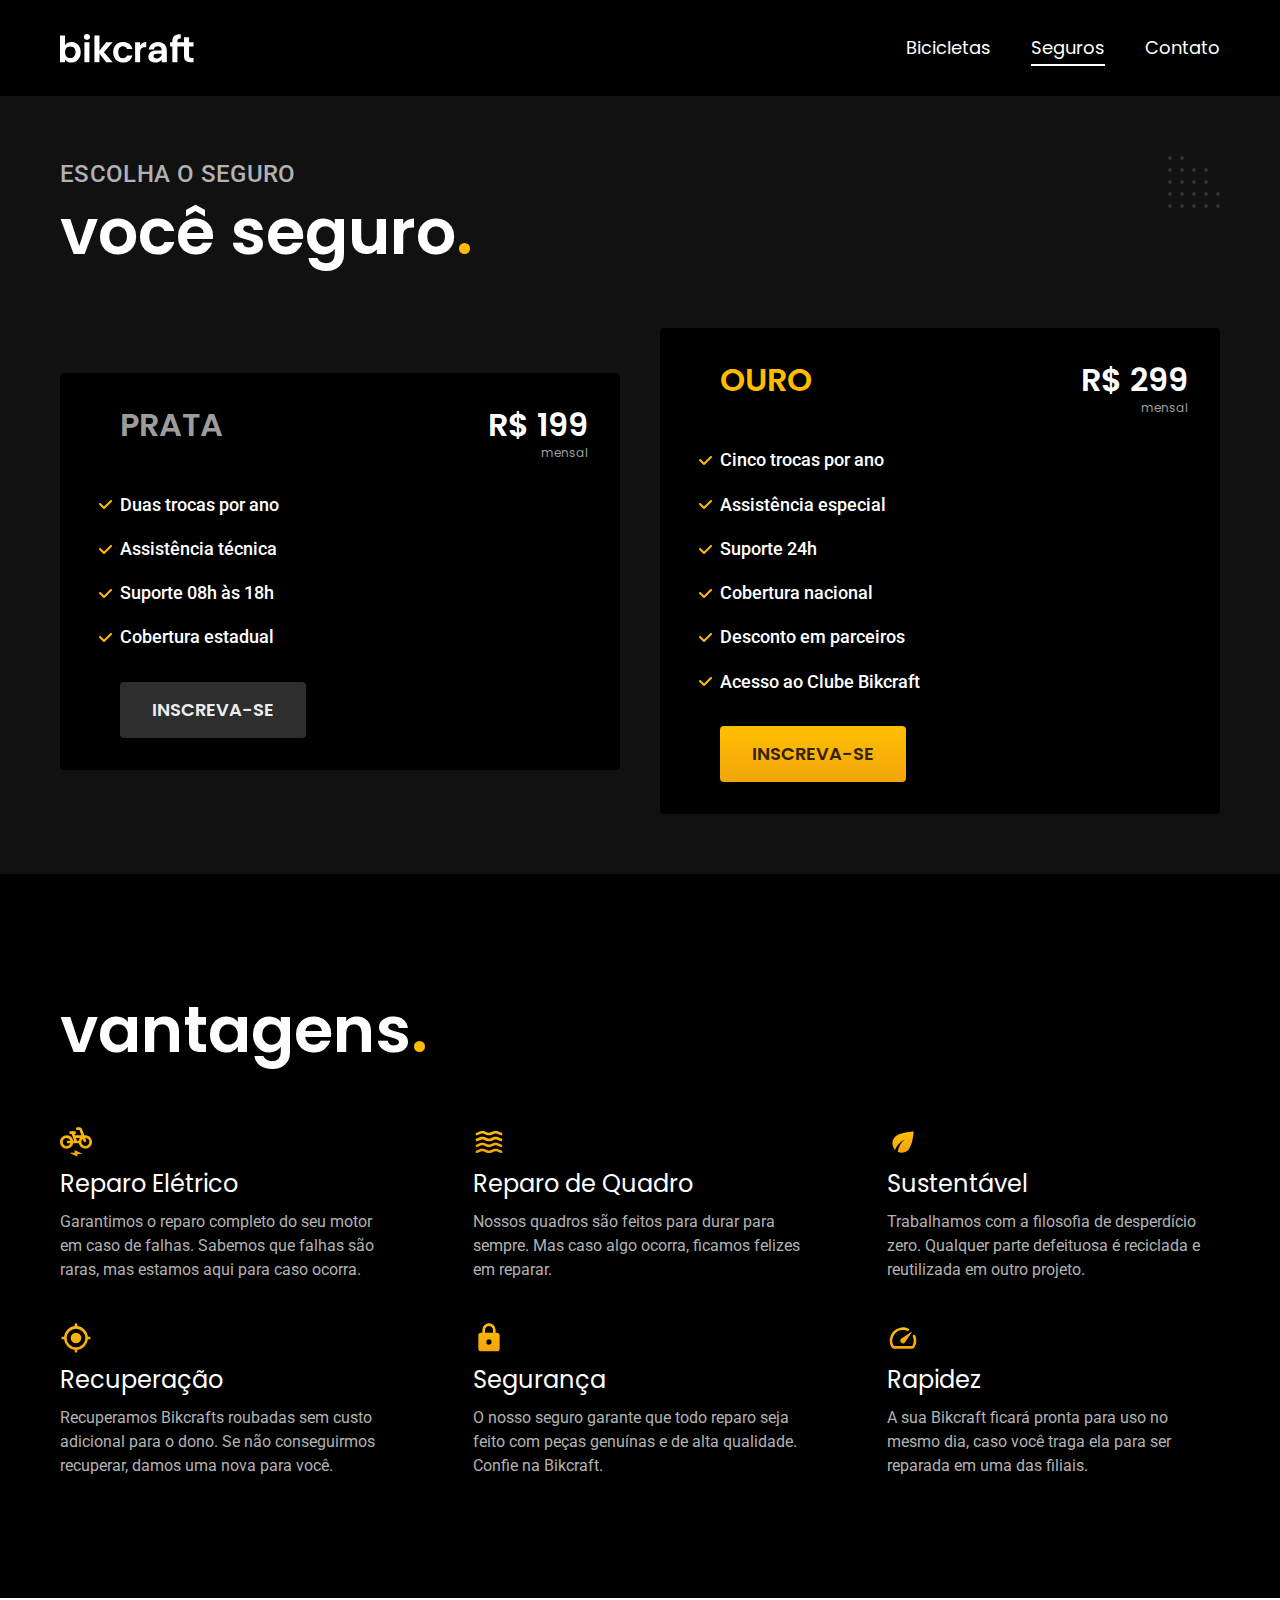
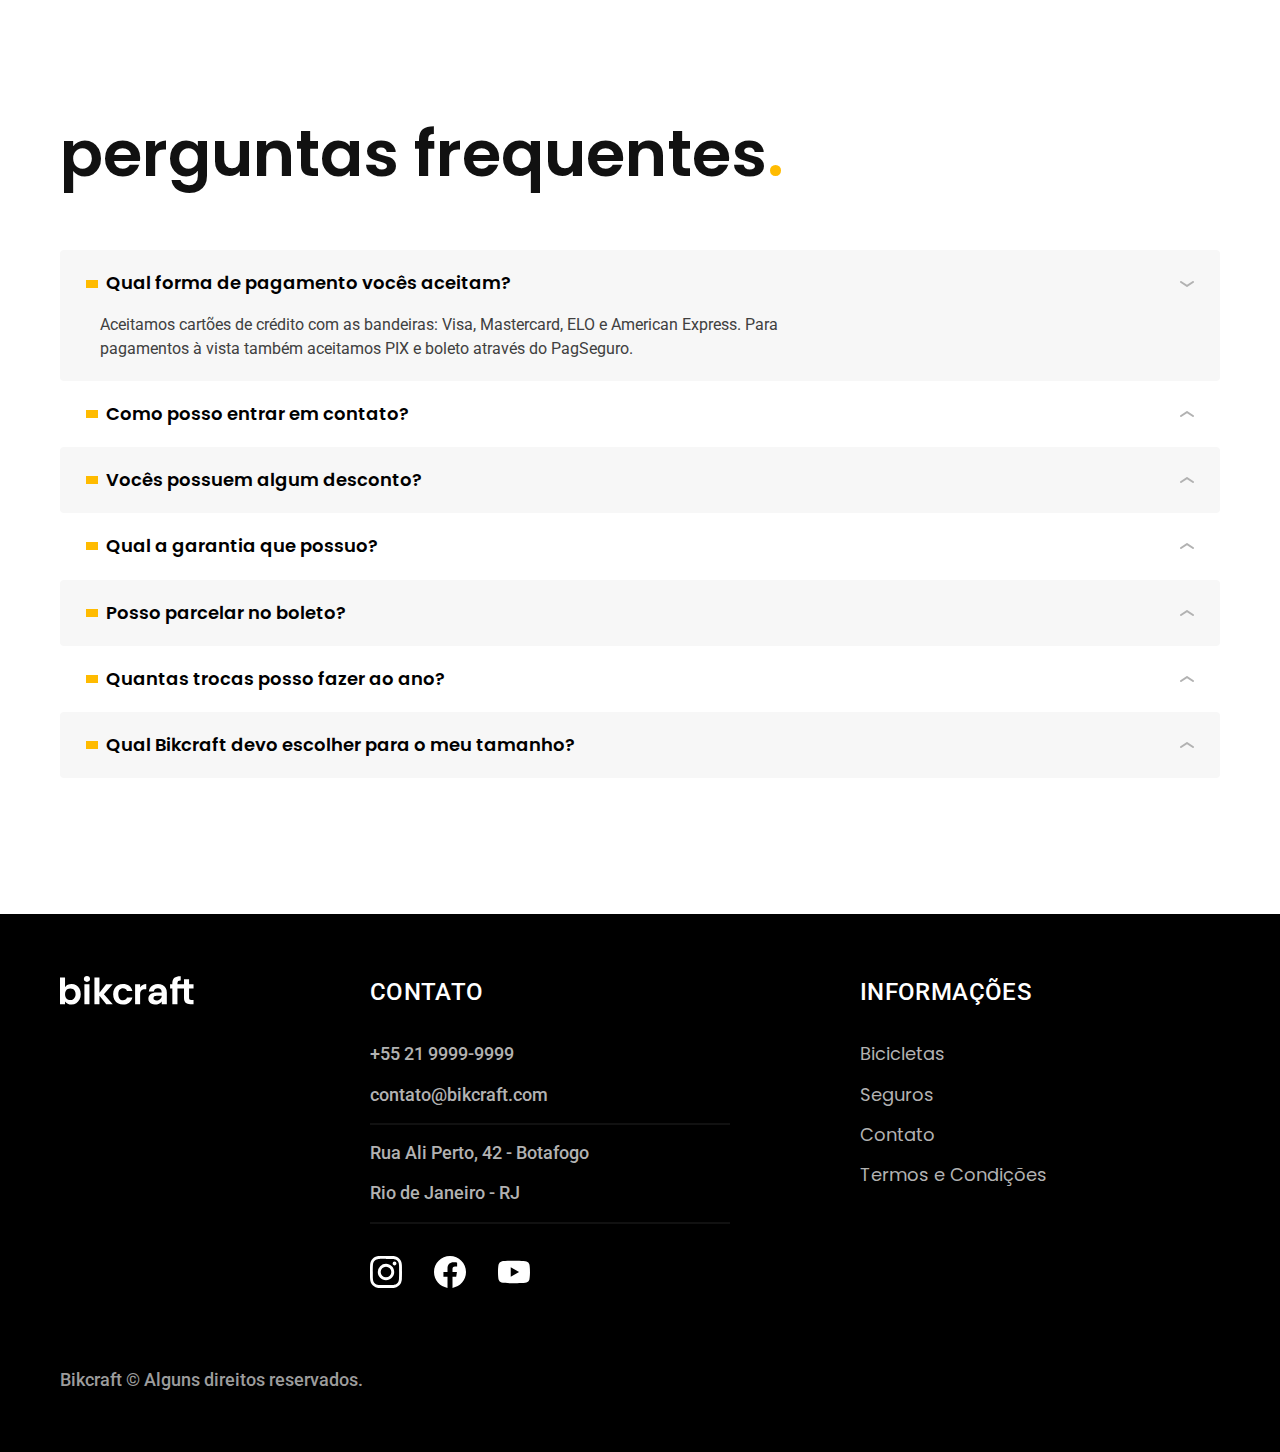
<file: seguros.html>
<!DOCTYPE html>
<html lang="pt-br">

<head>
  <meta charset="UTF-8">
  <meta name="viewport" content="width=device-width, initial-scale=1.0">

  <title>Seguros | Bikcraft</title>
  <meta name="description" content="Seguros Bikcraft.">

  <link rel="icon" href="./favicon.svg" type="image/svg+xml">
  <link rel="preload" href="./css/style.min.css" as="style">
  <link rel="stylesheet" href="./css/style.min.css">


  <link rel="preconnect" href="https://fonts.googleapis.com">
  <link rel="preconnect" href="https://fonts.gstatic.com" crossorigin>
  <link href="https://fonts.googleapis.com/css2?family=Merriweather:ital,wght@1,900&family=Poppins:wght@400;600&family=Roboto:wght@400;500&display=swap" rel="stylesheet">
  <script>document.documentElement.classList.add('js');</script>
</head>

<body id="seguros">
  <header class="header-bg">
    <div class="header container">
      <a href="./">
        <img src="./img/bikcraft.svg" width="136" height="32" alt="Bikcraft">
      </a>
      <nav aria-label="primaria">
        <ul class="header-menu font-1-m color-0">
          <li><a href="./bicicletas.html">Bicicletas</a></li>
          <li><a href="./seguros.html">Seguros</a></li>
          <li><a href="./contato.html">Contato</a></li>
        </ul>
      </nav>
    </div>
  </header>

  <main class="seguros-bg">
    <div class="titulo-bg">
      <div class="titulo container">
        <p class="font-2-l-b color-5">Escolha o seguro</p>
        <h1 class="font-1-xxl color-0">você seguro<span class="color-p1">.</span></h1>
      </div>
    </div>

    <div class="seguros container">
      <div class="seguros-item fadeInLeft" data-anime="200">
        <h3 class="font-1-xl color-6">PRATA</h3>
        <span class="font-1-xl color-0">R$ 199 <span class="font-1-xs color-6">mensal</span></span>
        <ul class="font-2-m color-0">
          <li>Duas trocas por ano</li>
          <li>Assistência técnica</li>
          <li>Suporte 08h às 18h</li>
          <li>Cobertura estadual</li>
        </ul>
        <a class="botao secundario" href="./orcamento.html?tipo=seguro&produto=prata">Inscreva-se</a>
      </div>
      <div class="seguros-item fadeInRight" data-anime="400">
        <h3 class="font-1-xl color-p1">OURO</h3>
        <span class="font-1-xl color-0">R$ 299 <span class="font-1-xs color-6">mensal</span></span>
        <ul class="font-2-m color-0">
          <li>Cinco trocas por ano</li>
          <li>Assistência especial</li>
          <li>Suporte 24h</li>
          <li>Cobertura nacional</li>
          <li>Desconto em parceiros</li>
          <li>Acesso ao Clube Bikcraft</li>
        </ul>
        <a class="botao" href="./orcamento.html?tipo=seguro&produto=ouro">Inscreva-se</a>
      </div>
    </div>

  </main>

  <article class="vantagens-bg">
    <div class="vantagens container">
      <h2 class="font-1-xxl color-0">vantagens<span class="color-p1">.</span></h2>
      <ul>
        <li>
          <img src="./img/icones/eletrica.svg" width="32" height="32" alt="">
          <h3 class="font-1-l color-0">Reparo Elétrico</h3>
          <p class="font-2-s color-5">Garantimos o reparo completo do seu motor em caso de falhas. Sabemos que falhas são raras, mas estamos aqui para caso ocorra.</p>
        </li>
        <li>
          <img src="./img/icones/carbono.svg" width="32" height="32" alt="">
          <h3 class="font-1-l color-0">Reparo de Quadro</h3>
          <p class="font-2-s color-5">Nossos quadros são feitos para durar para sempre. Mas caso algo ocorra, ficamos felizes em reparar.</p>
        </li>
        <li>
          <img src="./img/icones/sustentavel.svg" width="32" height="32" alt="">
          <h3 class="font-1-l color-0">Sustentável</h3>
          <p class="font-2-s color-5">Trabalhamos com a filosofia de desperdício zero. Qualquer parte defeituosa é reciclada e reutilizada em outro projeto.</p>
        </li>
        <li>
          <img src="./img/icones/rastreador.svg" width="32" height="32" alt="">
          <h3 class="font-1-l color-0">Recuperação</h3>
          <p class="font-2-s color-5">Recuperamos Bikcrafts roubadas sem custo adicional para o dono. Se não conseguirmos recuperar, damos uma nova para você.</p>
        </li>
        <li>
          <img src="./img/icones/seguro.svg" width="32" height="32" alt="">
          <h3 class="font-1-l color-0">Segurança</h3>
          <p class="font-2-s color-5">O nosso seguro garante que todo reparo seja feito com peças genuínas e de alta qualidade. Confie na Bikcraft.</p>
        </li>
        <li>
          <img src="./img/icones/velocidade.svg" width="32" height="32" alt="">
          <h3 class="font-1-l color-0">Rapidez</h3>
          <p class="font-2-s color-5">A sua Bikcraft ficará pronta para uso no mesmo dia, caso você traga ela para ser reparada em uma das filiais.</p>
        </li>
      </ul>
    </div>
  </article>

  <article class="perguntas container">
    <h2 class="font-1-xxl">perguntas frequentes<span class="color-p1">.</span></h2>
    <dl>
      <div>
        <dt><button class="font-1-m-b" aria-controls="pergunta1" aria-expanded="true">Qual forma de pagamento vocês aceitam?</button></dt>
        <dd id="pergunta1" class="font-2-s color-9 ativa">Aceitamos cartões de crédito com as bandeiras: Visa, Mastercard, ELO e American Express. Para pagamentos à vista também aceitamos PIX e boleto através do PagSeguro.</dd>
      </div>
      <div>
        <dt><button class="font-1-m-b" aria-controls="pergunta2" aria-expanded="false">Como posso entrar em contato?</button></dt>
        <dd id="pergunta2" class="font-2-s color-9">Aceitamos cartões de crédito com as bandeiras: Visa, Mastercard, ELO e American Express. Para pagamentos à vista também aceitamos PIX e boleto através do PagSeguro.</dd>
      </div>
      <div>
        <dt><button class="font-1-m-b" aria-controls="pergunta3" aria-expanded="false">Vocês possuem algum desconto?</button></dt>
        <dd id="pergunta3" class="font-2-s color-9">Aceitamos cartões de crédito com as bandeiras: Visa, Mastercard, ELO e American Express. Para pagamentos à vista também aceitamos PIX e boleto através do PagSeguro.</dd>
      </div>
      <div>
        <dt><button class="font-1-m-b" aria-controls="pergunta4" aria-expanded="false">Qual a garantia que possuo?</button></dt>
        <dd id="pergunta4" class="font-2-s color-9">Aceitamos cartões de crédito com as bandeiras: Visa, Mastercard, ELO e American Express. Para pagamentos à vista também aceitamos PIX e boleto através do PagSeguro.</dd>
      </div>
      <div>
        <dt><button class="font-1-m-b" aria-controls="pergunta5" aria-expanded="false">Posso parcelar no boleto?</button></dt>
        <dd id="pergunta5" class="font-2-s color-9">Aceitamos cartões de crédito com as bandeiras: Visa, Mastercard, ELO e American Express. Para pagamentos à vista também aceitamos PIX e boleto através do PagSeguro.</dd>
      </div>
      <div>
        <dt><button class="font-1-m-b" aria-controls="pergunta6" aria-expanded="false">Quantas trocas posso fazer ao ano?</button></dt>
        <dd id="pergunta6" class="font-2-s color-9">Aceitamos cartões de crédito com as bandeiras: Visa, Mastercard, ELO e American Express. Para pagamentos à vista também aceitamos PIX e boleto através do PagSeguro.</dd>
      </div>
      <div>
        <dt><button class="font-1-m-b" aria-controls="pergunta7" aria-expanded="false">Qual Bikcraft devo escolher para o meu tamanho?</button></dt>
        <dd id="pergunta7" class="font-2-s color-9">Aceitamos cartões de crédito com as bandeiras: Visa, Mastercard, ELO e American Express. Para pagamentos à vista também aceitamos PIX e boleto através do PagSeguro.</dd>
      </div>
    </dl>
  </article>

  <footer class="footer-bg">
    <div class="footer container">
      <a href="./">
        <img src="./img/bikcraft.svg" width="136" height="32" alt="Bikcraft">
      </a>
      <div class="footer-contato">
        <h3 class="font-2-l-b color-0">Contato</h3>
        <ul class="font-2-m color-5">
          <li><a href="tel:+552199999999">+55 21 9999-9999</a></li>
          <li><a href="mailto:contato@bikcraft.com">contato@bikcraft.com</a></li>
          <li>Rua Ali Perto, 42 - Botafogo</li>
          <li>Rio de Janeiro - RJ</li>
        </ul>
        <div class="footer-redes">
          <a href="./">
            <img src="./img/redes/instagram.svg" width="32" height="32" alt="Instagram">
          </a>
          <a href="./">
            <img src="./img/redes/facebook.svg" width="32" height="32" alt="Facebook">
          </a>
          <a href="./">
            <img src="./img/redes/youtube.svg" width="32" height="32" alt="Youtube">
          </a>
        </div>
      </div>
      <div class="footer-informacoes">
        <h3 class="font-2-l-b color-0">Informações</h3>
        <nav>
          <ul class="font-1-m color-5">
            <li><a href="./bicicletas.html">Bicicletas</a></li>
            <li><a href="./seguros.html">Seguros</a></li>
            <li><a href="./contato.html">Contato</a></li>
            <li><a href="./termos.html">Termos e Condições</a></li>
          </ul>
        </nav>
      </div>
      <p class="footer-copy font-2-m color-6">Bikcraft © Alguns direitos reservados.</p>
    </div>

  </footer>
  <script src="./js/plugins/simple-anime.js"></script>
  <script src="./js/script.js"></script>
</body>

</html>
</file>
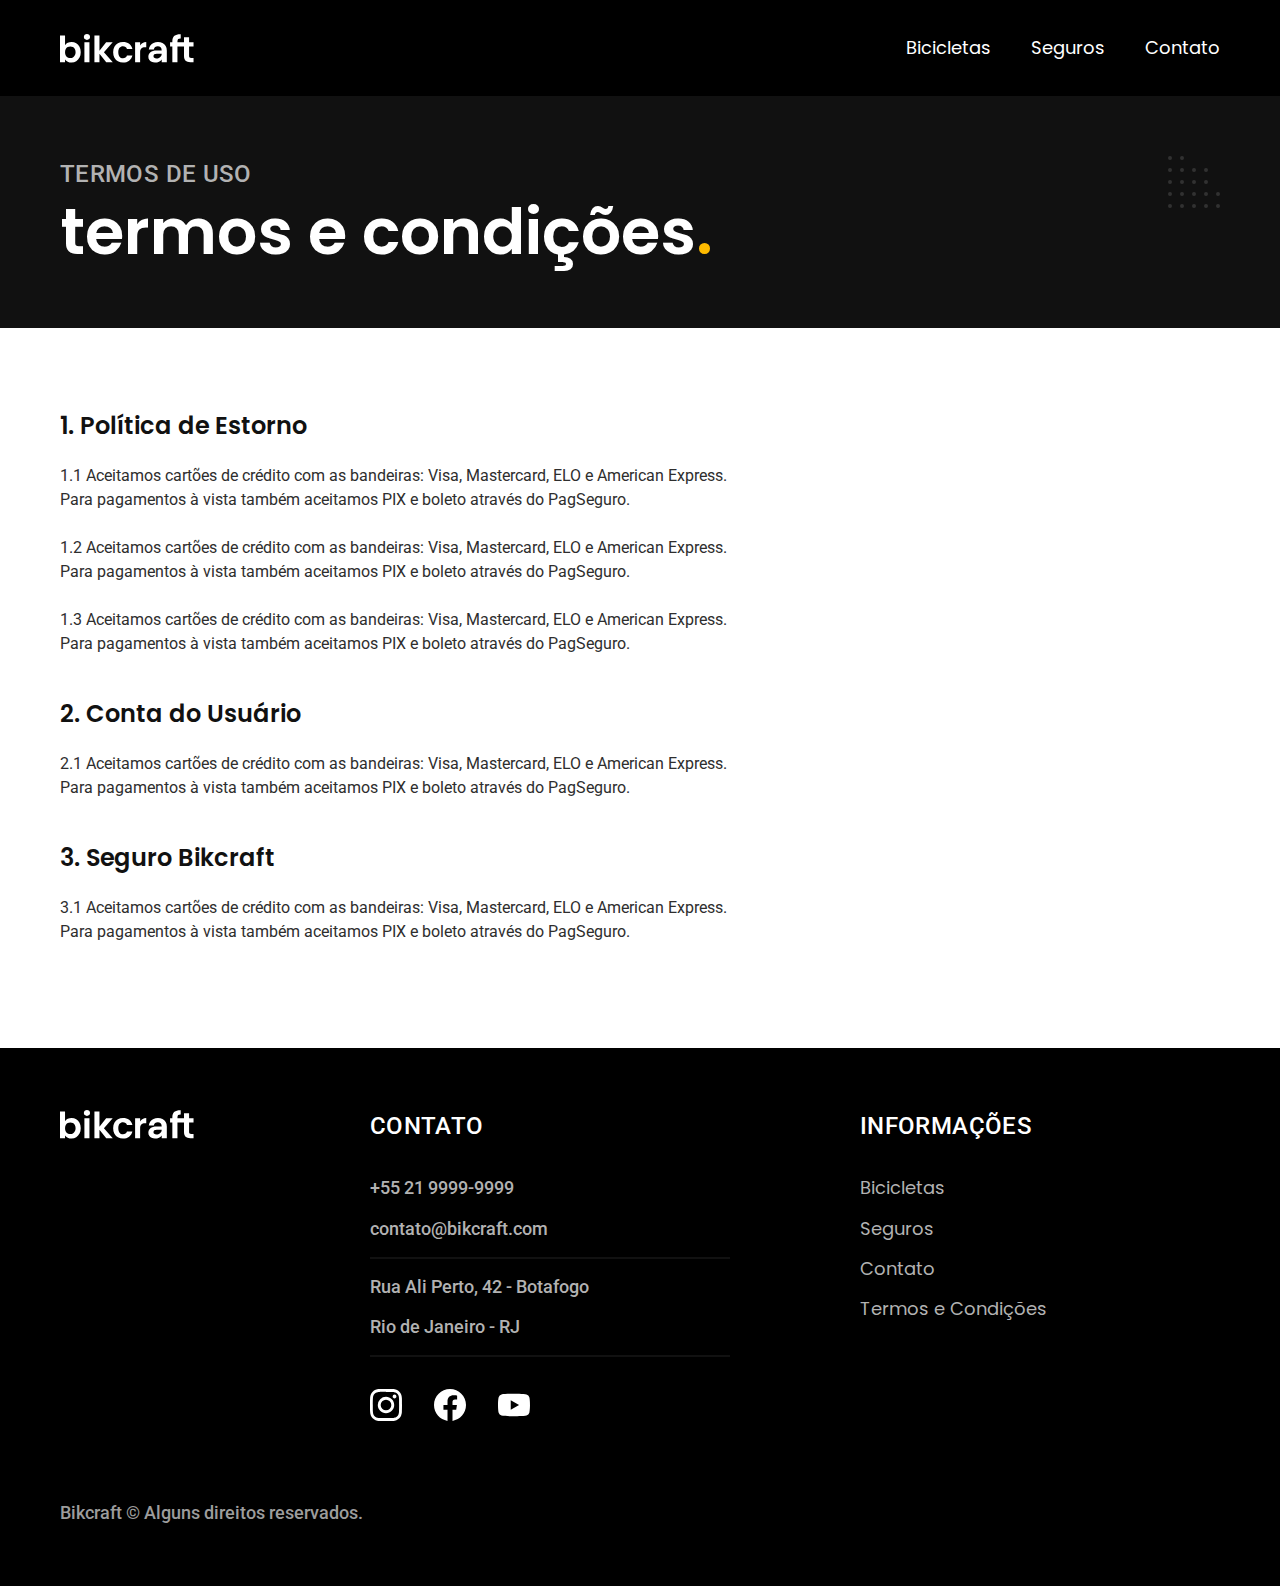
<file: termos.html>
<!DOCTYPE html>
<html lang="pt-br">

<head>
  <meta charset="UTF-8">
  <meta name="viewport" content="width=device-width, initial-scale=1.0">

  <title>Termos e Condições | Bikcraft</title>
  <meta name="description" content="Termos e condições.">

  <link rel="icon" href="./favicon.svg" type="image/svg+xml">
  <link rel="preload" href="./css/style.min.css" as="style">
  <link rel="stylesheet" href="./css/style.min.css">


  <link rel="preconnect" href="https://fonts.googleapis.com">
  <link rel="preconnect" href="https://fonts.gstatic.com" crossorigin>
  <link href="https://fonts.googleapis.com/css2?family=Merriweather:ital,wght@1,900&family=Poppins:wght@400;600&family=Roboto:wght@400;500&display=swap" rel="stylesheet">
  <script>document.documentElement.classList.add('js');</script>
</head>

<body id="termos">
  <header class="header-bg">
    <div class="header container">
      <a href="./">
        <img src="./img/bikcraft.svg" width="136" height="32" alt="Bikcraft">
      </a>
      <nav aria-label="primaria">
        <ul class="header-menu font-1-m color-0">
          <li><a href="./bicicletas.html">Bicicletas</a></li>
          <li><a href="./seguros.html">Seguros</a></li>
          <li><a href="./contato.html">Contato</a></li>
        </ul>
      </nav>
    </div>
  </header>

  <main>
    <div class="titulo-bg">
      <div class="titulo container">
        <p class="font-2-l-b color-5">Termos de uso</p>
        <h1 class="font-1-xxl color-0">termos e condições<span class="color-p1">.</span></h1>
      </div>
    </div>

    <div class="termos font-2-s color-10 container">
      <h2 class="font-1-l-b color-11">1. Política de Estorno</h2>
      <p>1.1 Aceitamos cartões de crédito com as bandeiras: Visa, Mastercard, ELO e American Express. Para pagamentos à vista também aceitamos PIX e boleto através do PagSeguro.</p>
      <p>1.2 Aceitamos cartões de crédito com as bandeiras: Visa, Mastercard, ELO e American Express. Para pagamentos à vista também aceitamos PIX e boleto através do PagSeguro.</p>
      <p>1.3 Aceitamos cartões de crédito com as bandeiras: Visa, Mastercard, ELO e American Express. Para pagamentos à vista também aceitamos PIX e boleto através do PagSeguro.</p>
      <h2 class="font-1-l-b color-11">2. Conta do Usuário</h2>
      <p>2.1 Aceitamos cartões de crédito com as bandeiras: Visa, Mastercard, ELO e American Express. Para pagamentos à vista também aceitamos PIX e boleto através do PagSeguro.</p>
      <h2 class="font-1-l-b color-11">3. Seguro Bikcraft</h2>
      <p>3.1 Aceitamos cartões de crédito com as bandeiras: Visa, Mastercard, ELO e American Express. Para pagamentos à vista também aceitamos PIX e boleto através do PagSeguro.</p>
    </div>
  </main>

  <footer class="footer-bg">
    <div class="footer container">
      <a href="./">
        <img src="./img/bikcraft.svg" width="136" height="32" alt="Bikcraft">
      </a>
      <div class="footer-contato">
        <h3 class="font-2-l-b color-0">Contato</h3>
        <ul class="font-2-m color-5">
          <li><a href="tel:+552199999999">+55 21 9999-9999</a></li>
          <li><a href="mailto:contato@bikcraft.com">contato@bikcraft.com</a></li>
          <li>Rua Ali Perto, 42 - Botafogo</li>
          <li>Rio de Janeiro - RJ</li>
        </ul>
        <div class="footer-redes">
          <a href="./">
            <img src="./img/redes/instagram.svg" width="32" height="32" alt="Instagram">
          </a>
          <a href="./">
            <img src="./img/redes/facebook.svg" width="32" height="32" alt="Facebook">
          </a>
          <a href="./">
            <img src="./img/redes/youtube.svg" width="32" height="32" alt="Youtube">
          </a>
        </div>
      </div>
      <div class="footer-informacoes">
        <h3 class="font-2-l-b color-0">Informações</h3>
        <nav>
          <ul class="font-1-m color-5">
            <li><a href="./bicicletas.html">Bicicletas</a></li>
            <li><a href="./seguros.html">Seguros</a></li>
            <li><a href="./contato.html">Contato</a></li>
            <li><a href="./termos.html">Termos e Condições</a></li>
          </ul>
        </nav>
      </div>
      <p class="footer-copy font-2-m color-6">Bikcraft © Alguns direitos reservados.</p>
    </div>

  </footer>
  <script src="./js/script.js"></script>
</body>

</html>
</file>
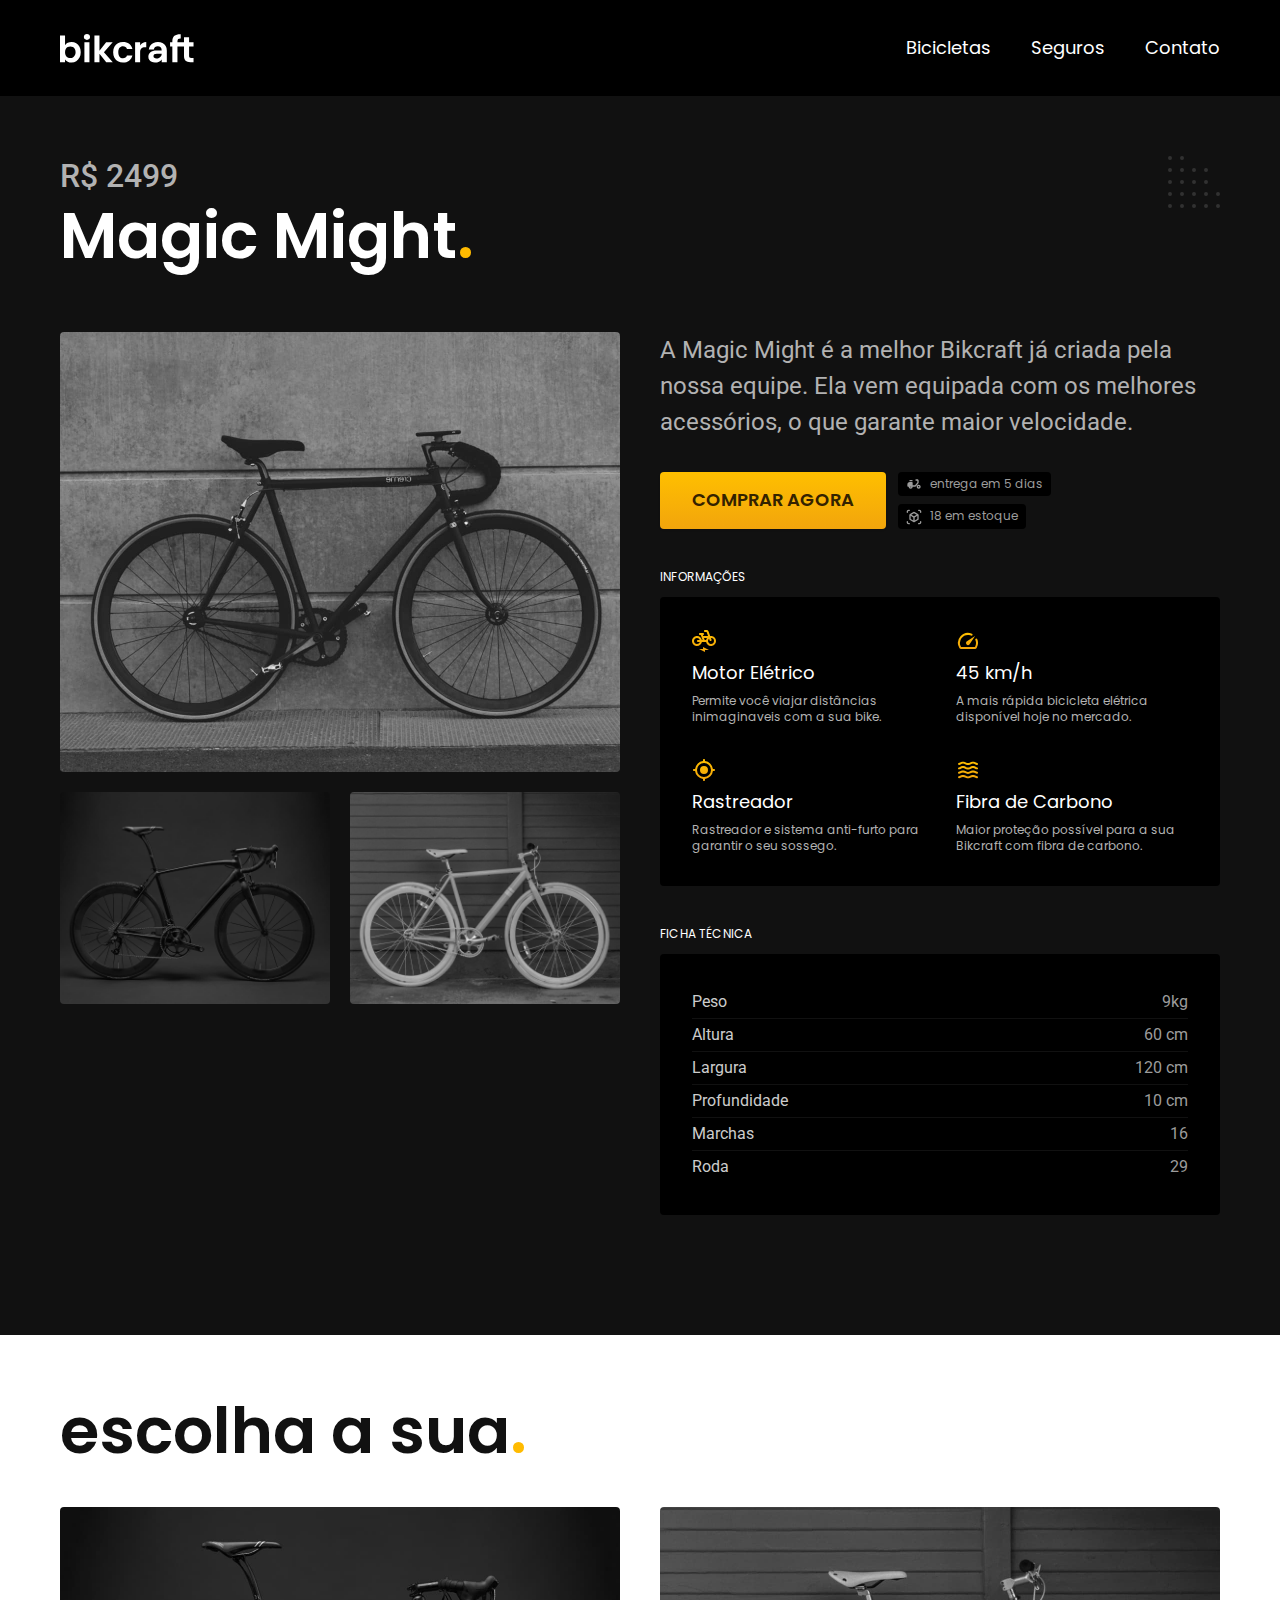
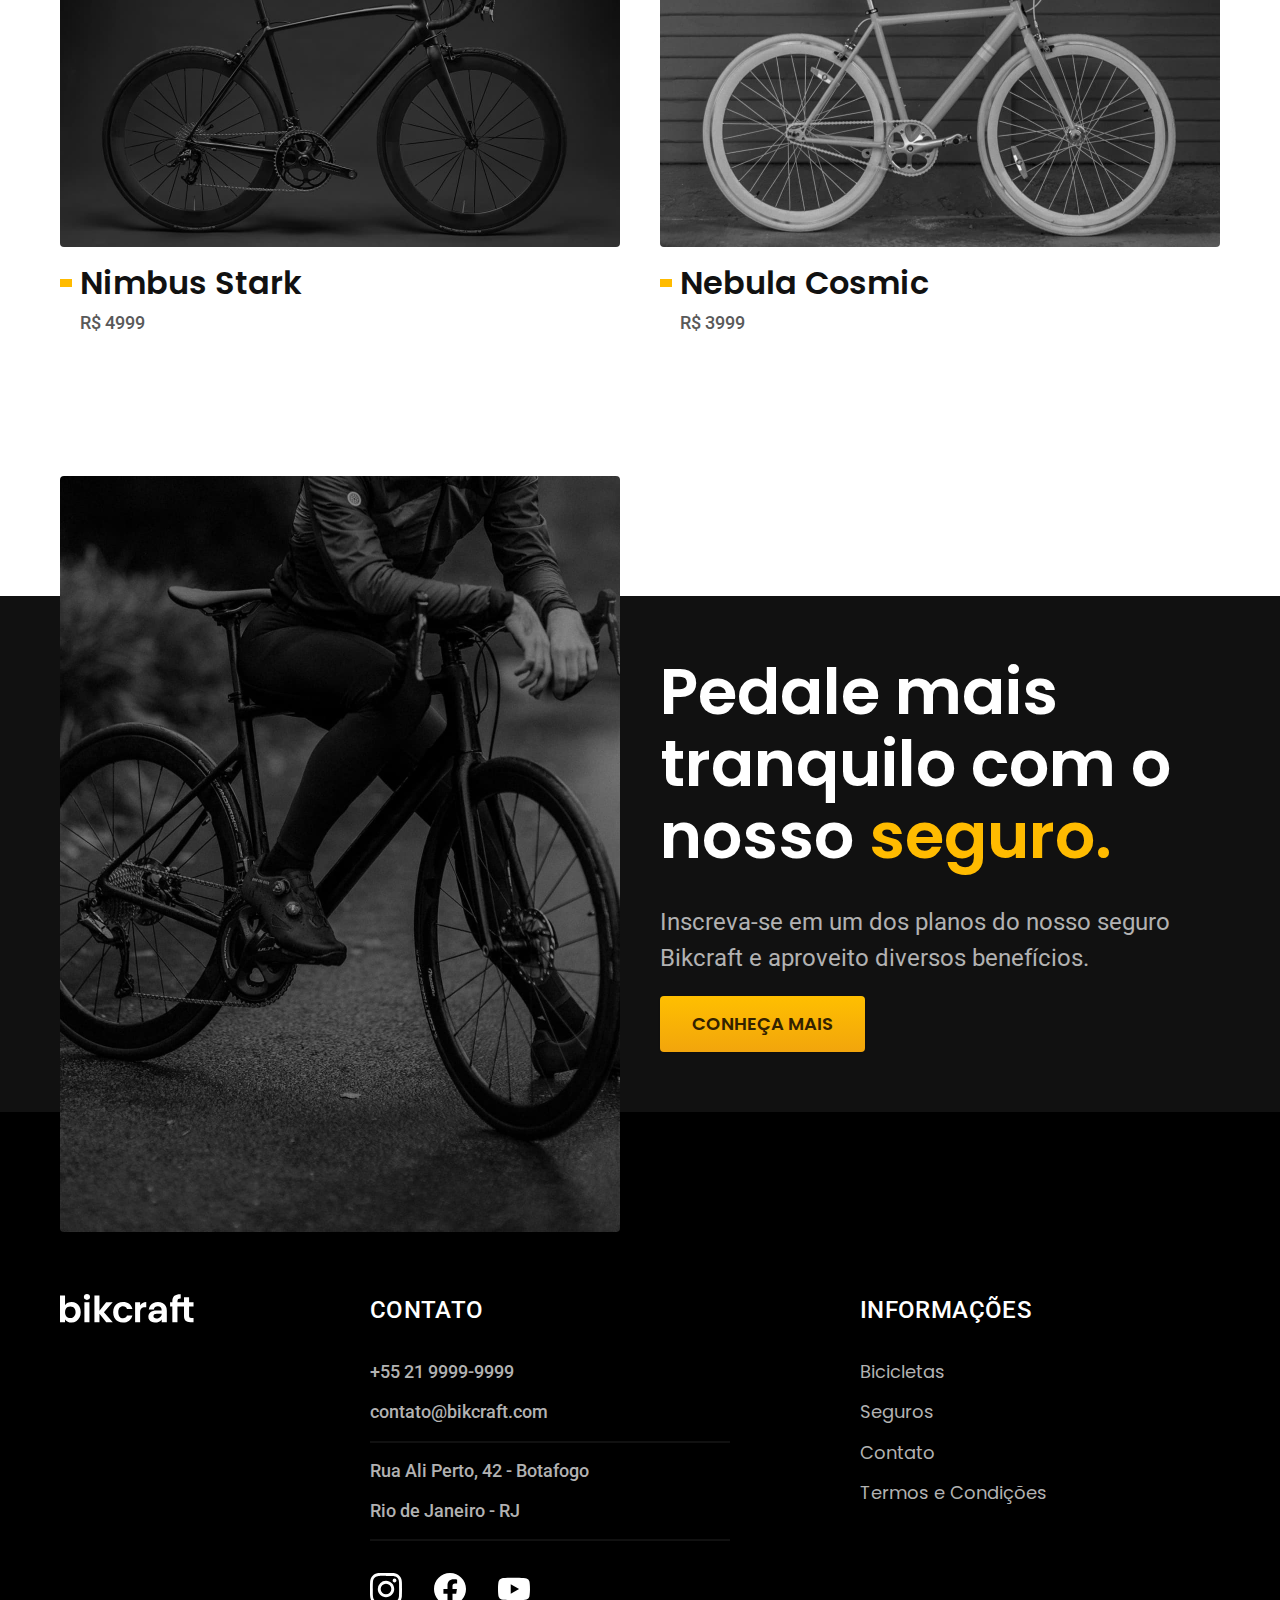
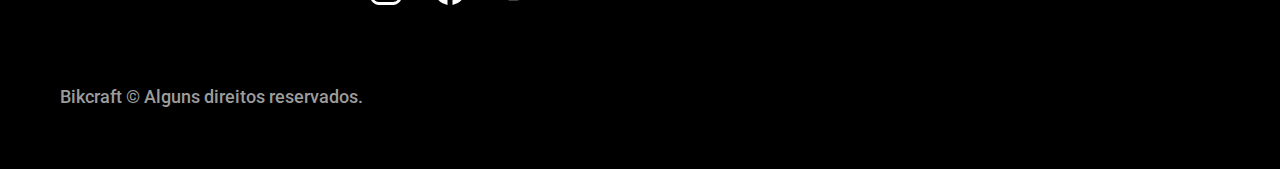
<file: bicicletas/magic.html>
<!DOCTYPE html>
<html lang="pt-br">

<head>
  <meta charset="UTF-8">
  <meta name="viewport" content="width=device-width, initial-scale=1.0">

  <title>Magic | Bikcraft</title>
  <meta name="description" content="Termos e condições.">

  <link rel="icon" href="../favicon.svg" type="image/svg+xml">
  <link rel="preload" href="../css/style.min.css" as="style">
  <link rel="stylesheet" href="../css/style.min.css">


  <link rel="preconnect" href="https://fonts.googleapis.com">
  <link rel="preconnect" href="https://fonts.gstatic.com" crossorigin>
  <link href="https://fonts.googleapis.com/css2?family=Merriweather:ital,wght@1,900&family=Poppins:wght@400;600&family=Roboto:wght@400;500&display=swap" rel="stylesheet">
  <script>document.documentElement.classList.add('js');</script>
</head>

<body id="bicicleta">
  <header class="header-bg">
    <div class="header container">
      <a href="../">
        <img src="../img/bikcraft.svg" alt="Bikcraft">
      </a>
      <nav aria-label="primaria">
        <ul class="header-menu font-1-m color-0">
          <li><a href="../bicicletas.html">Bicicletas</a></li>
          <li><a href="../seguros.html">Seguros</a></li>
          <li><a href="../contato.html">Contato</a></li>
        </ul>
      </nav>
    </div>
  </header>

  <main class="titulo-bg">
    <div>
      <div class="titulo container">
        <p class="font-2-xl color-5">R$ 2499</p>
        <h1 class="font-1-xxl color-0">Magic Might<span class="color-p1">.</span></h1>
      </div>
    </div>
    <div class="bicicleta container">
      <div class="bicicleta-imagens">
        <img src="../img/bicicleta/nimbus2.jpg" alt="">
        <img src="../img/bicicleta/nimbus1.jpg" alt="">
        <img src="../img/bicicleta/nimbus3.jpg" alt="">
      </div>
      <div class="bicicleta-conteudo">
        <p class="font-2-l color-5">A Magic Might é a melhor Bikcraft já criada pela nossa equipe. Ela vem equipada com os melhores acessórios, o que garante maior velocidade.</p>
        <div class="bicicleta-comprar">
          <a class="botao" href="../orcamento.html?tipo=bikcraft&produto=magic"> Comprar Agora</a>
          <span class="font-1-xs color-6"><img src="../img/icones/entrega.svg" alt="">entrega em 5 dias</span>
          <span class="font-1-xs color-6"><img src="../img/icones/estoque.svg" alt="">18 em estoque</span>
        </div>

        <h2 class="font-1-xs color-0">Informações</h2>
        <ul class="bicicleta-informacoes">
          <li>
            <img src="../img/icones/eletrica.svg" alt="">
            <h3 class="font-1-m color-0">Motor Elétrico</h3>
            <p class="font-1-xs color-5">Permite você viajar distâncias inimaginaveis com a sua bike.</p>
          </li>
          <li>
            <img src="../img/icones/velocidade.svg" alt="">
            <h3 class="font-1-m color-0">45 km/h</h3>
            <p class="font-1-xs color-5">A mais rápida bicicleta elétrica disponível hoje no mercado.</p>
          </li>
          <li>
            <img src="../img/icones/rastreador.svg" alt="">
            <h3 class="font-1-m color-0">Rastreador</h3>
            <p class="font-1-xs color-5">Rastreador e sistema anti-furto para garantir o seu sossego.</p>
          </li>
          <li>
            <img src="../img/icones/carbono.svg" alt="">
            <h3 class="font-1-m color-0">Fibra de Carbono</h3>
            <p class="font-1-xs color-5">Maior proteção possível para a sua Bikcraft com fibra de carbono.</p>
          </li>
        </ul>
        <h2 class="font-1-xs color-0">Ficha Técnica</h2>
        <ul class="bicicleta-ficha font-2-s color-4">
          <li>Peso <span>9kg</span></li>
          <li>Altura <span>60 cm</span></li>
          <li>Largura <span>120 cm</span></li>
          <li>Profundidade <span>10 cm</span></li>
          <li>Marchas <span>16</span></li>
          <li>Roda <span>29</span></li>
        </ul>
      </div>
    </div>
  </main>

  <article class="bicicletas-lista container">
    <h2 class="font-1-xxl">escolha a sua<span class="color-p1">.</span></h2>

    <ul>
      <li>
        <a href="./nimbus.html">
          <img src="../img/bicicletas/nimbus.jpg" alt="Bicicleta preta">
          <h3 class="font-1-xl">Nimbus Stark</h3>
          <span class="font-2-m color-8">R$ 4999</span>
        </a>
      </li>
      <li>
        <a href="./nebula.html">
          <img src="../img/bicicletas/nebula.jpg" alt="Bicicleta preta">
          <h3 class="font-1-xl">Nebula Cosmic</h3>
          <span class="font-2-m color-8">R$ 3999</span>
        </a>
      </li>
    </ul>
  </article>

  <article class="seguro-bg">
    <div class="seguro container">
      <div class="seguro-imagem">
        <img src="../img/fotos/seguros.jpg" alt="Pessoa parada em cima de uma bicicleta.">
      </div>
      <div class="seguro-conteudo">
        <h2 class="font-1-xxl color-0">Pedale mais tranquilo com o nosso <span class="color-p1">seguro.</span></h2>
        <p class="font-2-l color-5">Inscreva-se em um dos planos do nosso seguro Bikcraft e aproveito diversos benefícios.</p>
        <a class="botao" href="../seguros.html">Conheça Mais</a>
      </div>
    </div>
  </article>

  <footer class="footer-bg">
    <div class="footer container">
      <img src="../img/bikcraft.svg" alt="Bikcraft">
      <div class="footer-contato">
        <h3 class="font-2-l-b color-0">Contato</h3>
        <ul class="font-2-m color-5">
          <li><a href="tel:+552199999999">+55 21 9999-9999</a></li>
          <li><a href="mailto:contato@bikcraft.com">contato@bikcraft.com</a></li>
          <li>Rua Ali Perto, 42 - Botafogo</li>
          <li>Rio de Janeiro - RJ</li>
        </ul>
        <div class="footer-redes">
          <a href="../">
            <img src="../img/redes/instagram.svg" alt="Instagram">
          </a>
          <a href="../">
            <img src="../img/redes/facebook.svg" alt="Facebook">
          </a>
          <a href="../">
            <img src="../img/redes/youtube.svg" alt="Youtube">
          </a>
        </div>
      </div>
      <div class="footer-informacoes">
        <h3 class="font-2-l-b color-0">Informações</h3>
        <nav>
          <ul class="font-1-m color-5">
            <li><a href="../bicicletas.html">Bicicletas</a></li>
            <li><a href="../seguros.html">Seguros</a></li>
            <li><a href="../contato.html">Contato</a></li>
            <li><a href="../termos.html">Termos e Condições</a></li>
          </ul>
        </nav>
      </div>
      <p class="footer-copy font-2-m color-6">Bikcraft © Alguns direitos reservados.</p>
    </div>

  </footer>
  <script src="../js/script.js"></script>
</body>

</html>
</file>
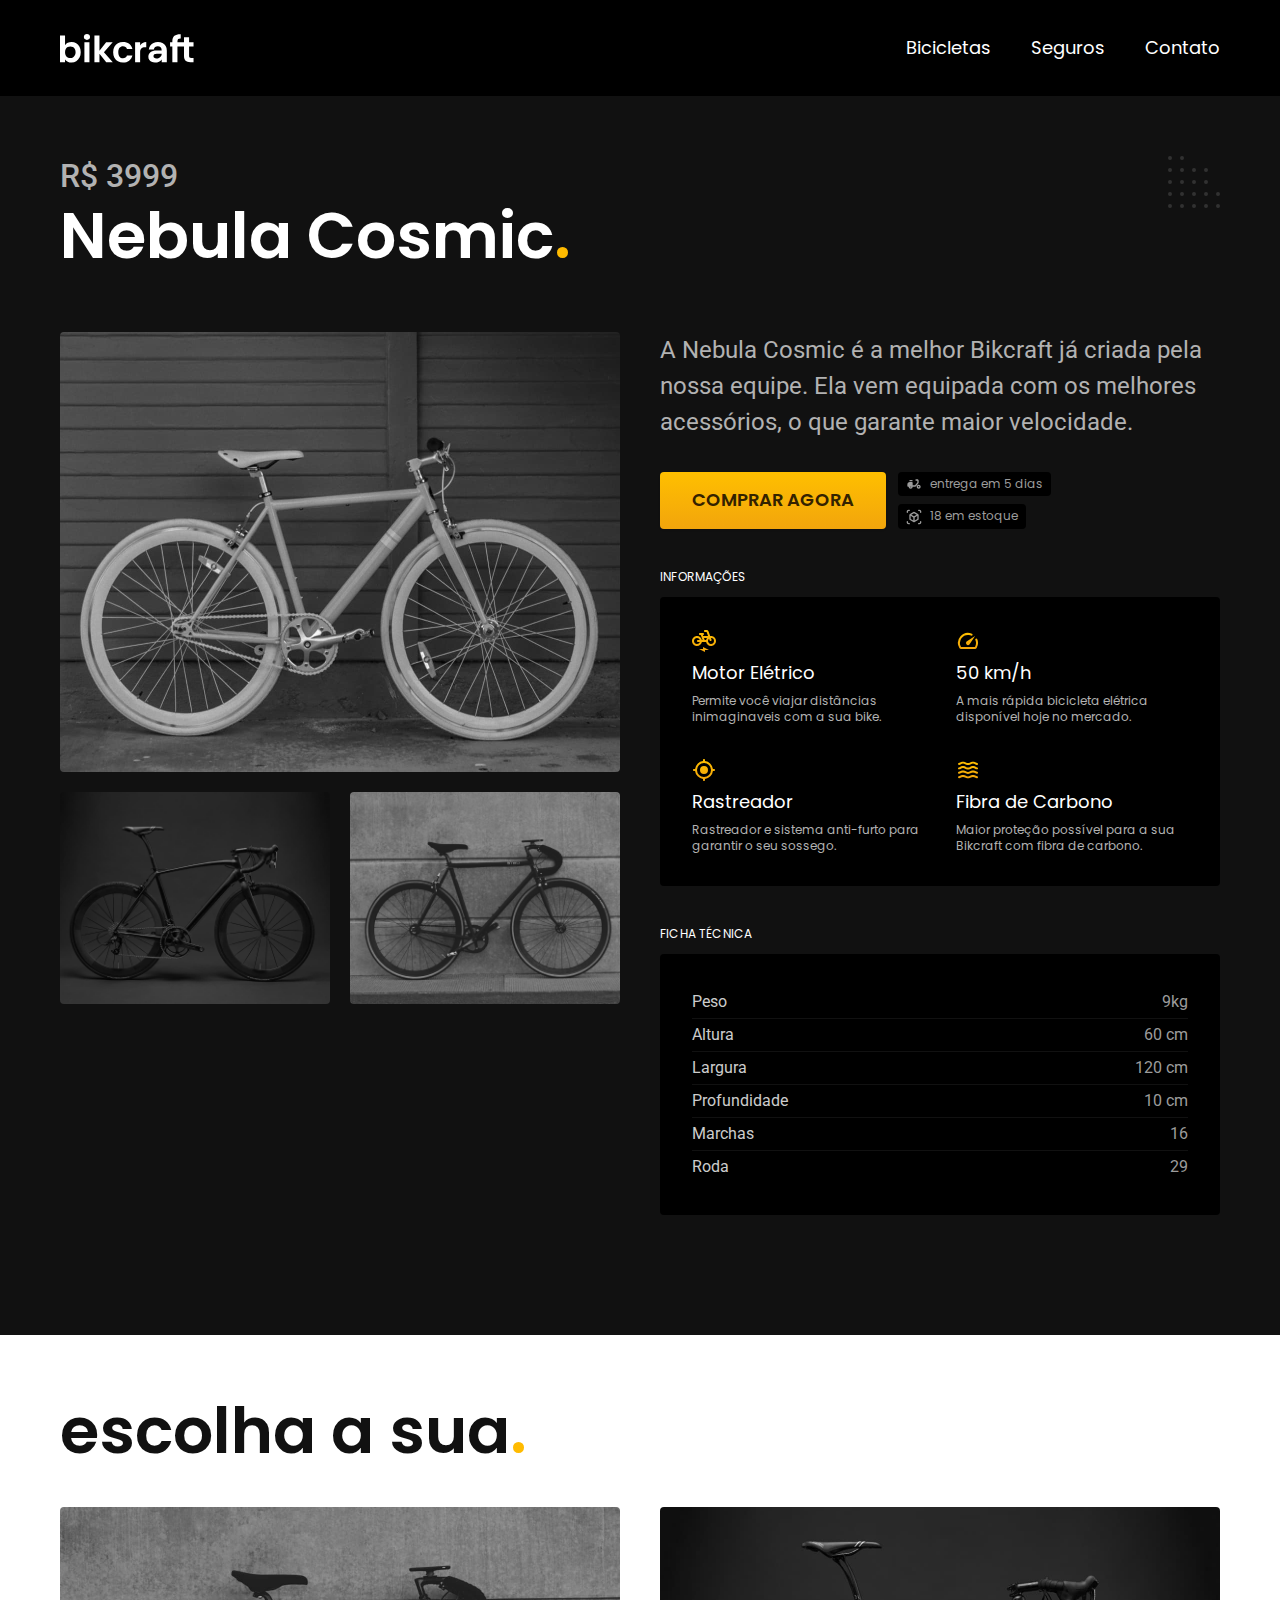
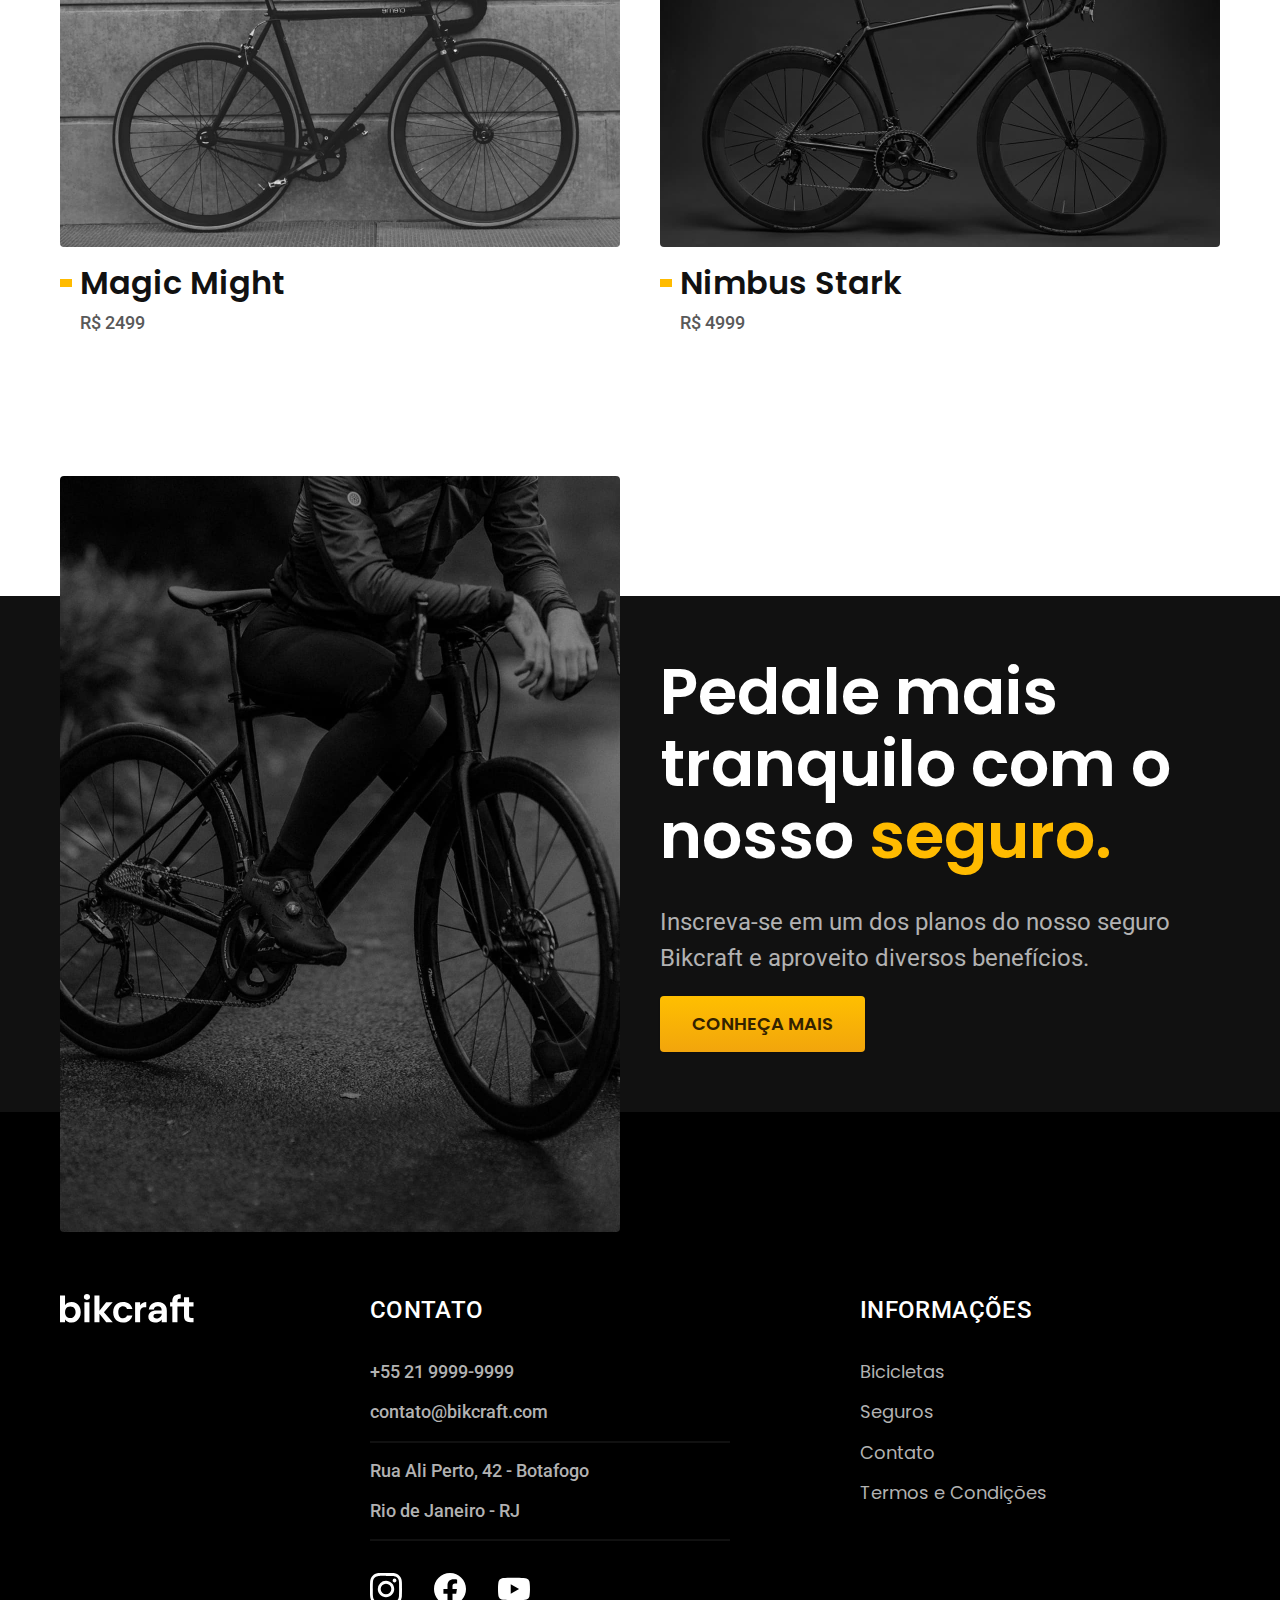
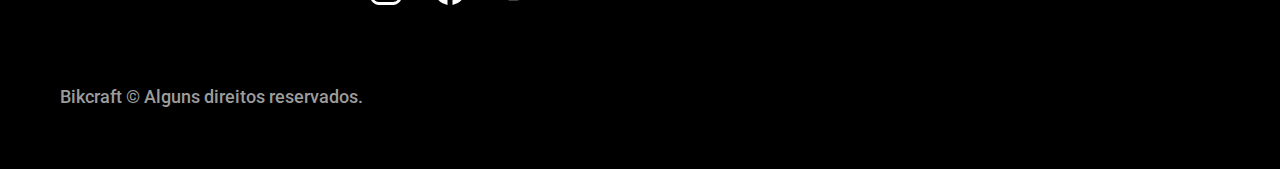
<file: bicicletas/nebula.html>
<!DOCTYPE html>
<html lang="pt-br">

<head>
  <meta charset="UTF-8">
  <meta name="viewport" content="width=device-width, initial-scale=1.0">

  <title>Nebula | Bikcraft</title>
  <meta name="description" content="Termos e condições.">

  <link rel="icon" href="../favicon.svg" type="image/svg+xml">
  <link rel="preload" href="../css/style.min.css" as="style">
  <link rel="stylesheet" href="../css/style.min.css">


  <link rel="preconnect" href="https://fonts.googleapis.com">
  <link rel="preconnect" href="https://fonts.gstatic.com" crossorigin>
  <link href="https://fonts.googleapis.com/css2?family=Merriweather:ital,wght@1,900&family=Poppins:wght@400;600&family=Roboto:wght@400;500&display=swap" rel="stylesheet">
  <script>document.documentElement.classList.add('js');</script>
</head>

<body id="bicicleta">
  <header class="header-bg">
    <div class="header container">
      <a href="../">
        <img src="../img/bikcraft.svg" alt="Bikcraft">
      </a>
      <nav aria-label="primaria">
        <ul class="header-menu font-1-m color-0">
          <li><a href="../bicicletas.html">Bicicletas</a></li>
          <li><a href="../seguros.html">Seguros</a></li>
          <li><a href="../contato.html">Contato</a></li>
        </ul>
      </nav>
    </div>
  </header>

  <main class="titulo-bg">
    <div>
      <div class="titulo container">
        <p class="font-2-xl color-5">R$ 3999</p>
        <h1 class="font-1-xxl color-0">Nebula Cosmic<span class="color-p1">.</span></h1>
      </div>
    </div>
    <div class="bicicleta container">
      <div class="bicicleta-imagens">
        <img src="../img/bicicleta/nimbus3.jpg" alt="">
        <img src="../img/bicicleta/nimbus1.jpg" alt="">
        <img src="../img/bicicleta/nimbus2.jpg" alt="">
      </div>
      <div class="bicicleta-conteudo">
        <p class="font-2-l color-5">A Nebula Cosmic é a melhor Bikcraft já criada pela nossa equipe. Ela vem equipada com os melhores acessórios, o que garante maior velocidade.</p>
        <div class="bicicleta-comprar">
          <a class="botao" href="../orcamento.html?tipo=bikcraft&produto=nebula"> Comprar Agora</a>
          <span class="font-1-xs color-6"><img src="../img/icones/entrega.svg" alt="">entrega em 5 dias</span>
          <span class="font-1-xs color-6"><img src="../img/icones/estoque.svg" alt="">18 em estoque</span>
        </div>

        <h2 class="font-1-xs color-0">Informações</h2>
        <ul class="bicicleta-informacoes">
          <li>
            <img src="../img/icones/eletrica.svg" alt="">
            <h3 class="font-1-m color-0">Motor Elétrico</h3>
            <p class="font-1-xs color-5">Permite você viajar distâncias inimaginaveis com a sua bike.</p>
          </li>
          <li>
            <img src="../img/icones/velocidade.svg" alt="">
            <h3 class="font-1-m color-0">50 km/h</h3>
            <p class="font-1-xs color-5">A mais rápida bicicleta elétrica disponível hoje no mercado.</p>
          </li>
          <li>
            <img src="../img/icones/rastreador.svg" alt="">
            <h3 class="font-1-m color-0">Rastreador</h3>
            <p class="font-1-xs color-5">Rastreador e sistema anti-furto para garantir o seu sossego.</p>
          </li>
          <li>
            <img src="../img/icones/carbono.svg" alt="">
            <h3 class="font-1-m color-0">Fibra de Carbono</h3>
            <p class="font-1-xs color-5">Maior proteção possível para a sua Bikcraft com fibra de carbono.</p>
          </li>
        </ul>
        <h2 class="font-1-xs color-0">Ficha Técnica</h2>
        <ul class="bicicleta-ficha font-2-s color-4">
          <li>Peso <span>9kg</span></li>
          <li>Altura <span>60 cm</span></li>
          <li>Largura <span>120 cm</span></li>
          <li>Profundidade <span>10 cm</span></li>
          <li>Marchas <span>16</span></li>
          <li>Roda <span>29</span></li>
        </ul>
      </div>
    </div>
  </main>

  <article class="bicicletas-lista container">
    <h2 class="font-1-xxl">escolha a sua<span class="color-p1">.</span></h2>

    <ul>
      <li>
        <a href="./magic.html">
          <img src="../img/bicicletas/magic.jpg" alt="Bicicleta preta">
          <h3 class="font-1-xl">Magic Might</h3>
          <span class="font-2-m color-8">R$ 2499</span>
        </a>
      </li>
      <li>
        <a href="./nimbus.html">
          <img src="../img/bicicletas/nimbus.jpg" alt="Bicicleta preta">
          <h3 class="font-1-xl">Nimbus Stark</h3>
          <span class="font-2-m color-8">R$ 4999</span>
        </a>
      </li>
    </ul>
  </article>

  <article class="seguro-bg">
    <div class="seguro container">
      <div class="seguro-imagem">
        <img src="../img/fotos/seguros.jpg" alt="Pessoa parada em cima de uma bicicleta.">
      </div>
      <div class="seguro-conteudo">
        <h2 class="font-1-xxl color-0">Pedale mais tranquilo com o nosso <span class="color-p1">seguro.</span></h2>
        <p class="font-2-l color-5">Inscreva-se em um dos planos do nosso seguro Bikcraft e aproveito diversos benefícios.</p>
        <a class="botao" href="../seguros.html">Conheça Mais</a>
      </div>
    </div>
  </article>

  <footer class="footer-bg">
    <div class="footer container">
      <img src="../img/bikcraft.svg" alt="Bikcraft">
      <div class="footer-contato">
        <h3 class="font-2-l-b color-0">Contato</h3>
        <ul class="font-2-m color-5">
          <li><a href="tel:+552199999999">+55 21 9999-9999</a></li>
          <li><a href="mailto:contato@bikcraft.com">contato@bikcraft.com</a></li>
          <li>Rua Ali Perto, 42 - Botafogo</li>
          <li>Rio de Janeiro - RJ</li>
        </ul>
        <div class="footer-redes">
          <a href="../">
            <img src="../img/redes/instagram.svg" alt="Instagram">
          </a>
          <a href="../">
            <img src="../img/redes/facebook.svg" alt="Facebook">
          </a>
          <a href="../">
            <img src="../img/redes/youtube.svg" alt="Youtube">
          </a>
        </div>
      </div>
      <div class="footer-informacoes">
        <h3 class="font-2-l-b color-0">Informações</h3>
        <nav>
          <ul class="font-1-m color-5">
            <li><a href="../bicicletas.html">Bicicletas</a></li>
            <li><a href="../seguros.html">Seguros</a></li>
            <li><a href="../contato.html">Contato</a></li>
            <li><a href="../termos.html">Termos e Condições</a></li>
          </ul>
        </nav>
      </div>
      <p class="footer-copy font-2-m color-6">Bikcraft © Alguns direitos reservados.</p>
    </div>

  </footer>
  <script src="../js/script.js"></script>
</body>

</html>
</file>
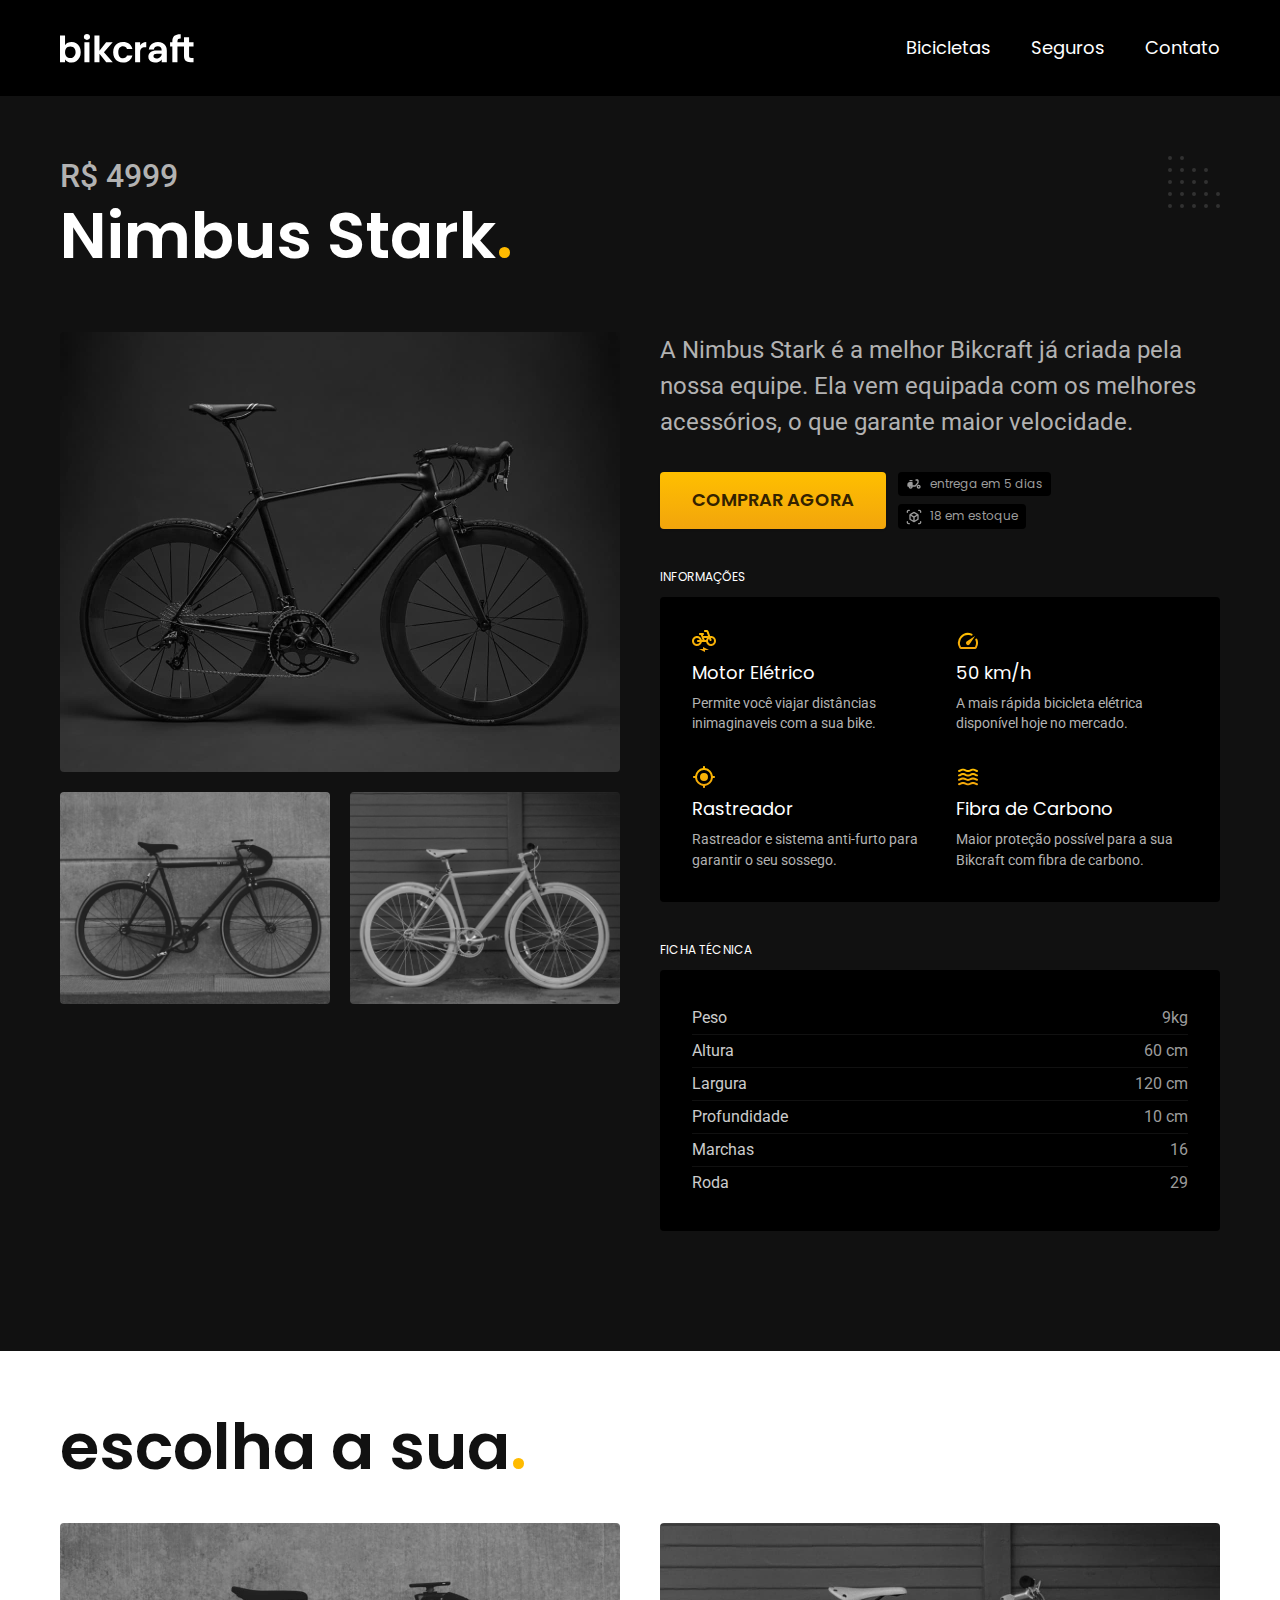
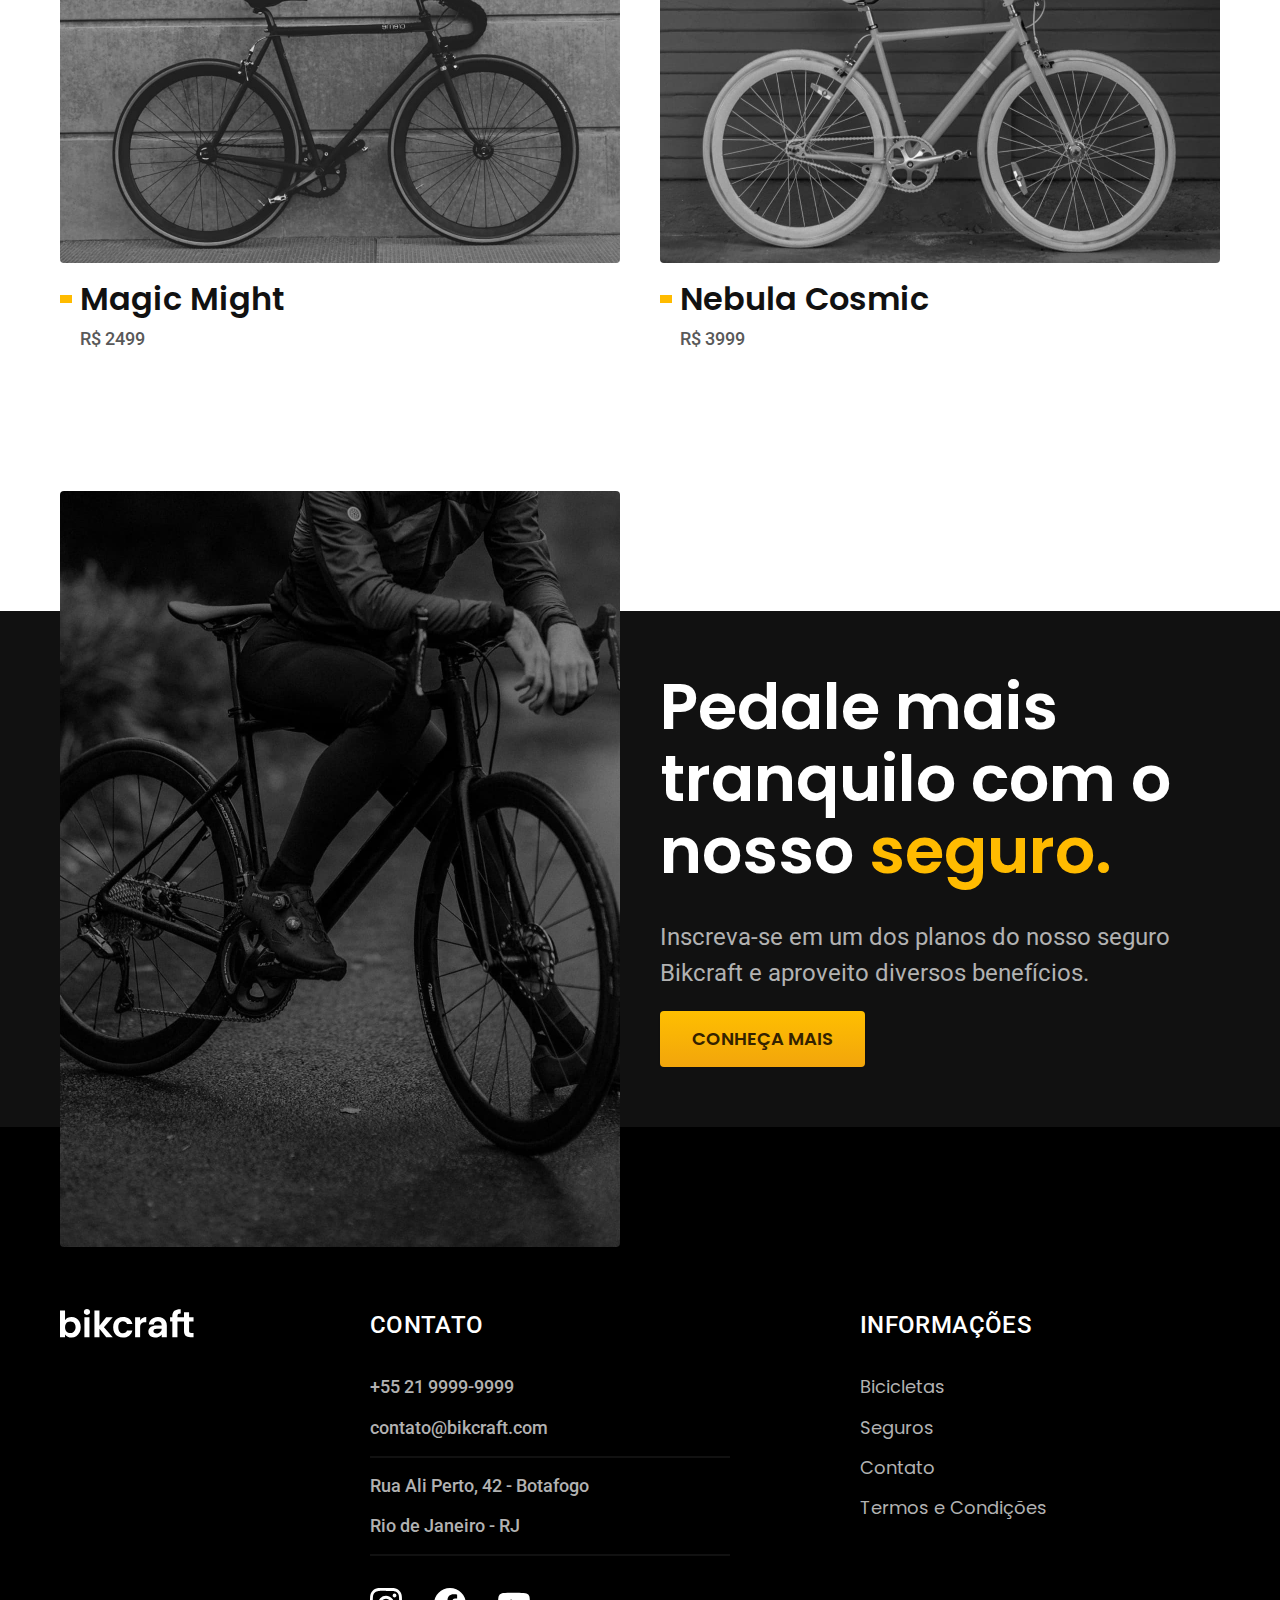
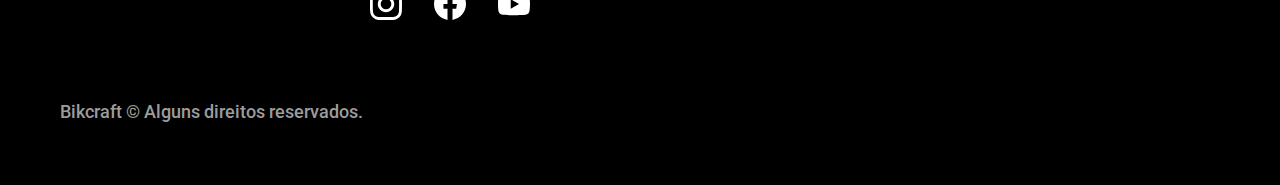
<file: bicicletas/nimbus.html>
<!DOCTYPE html>
<html lang="pt-br">

<head>
  <meta charset="UTF-8">
  <meta name="viewport" content="width=device-width, initial-scale=1.0">

  <title>Nimbus | Bikcraft</title>
  <meta name="description" content="Termos e condições.">

  <link rel="icon" href="../favicon.svg" type="image/svg+xml">
  <link rel="preload" href="../css/style.min.css" as="style">
  <link rel="stylesheet" href="../css/style.min.css">


  <link rel="preconnect" href="https://fonts.googleapis.com">
  <link rel="preconnect" href="https://fonts.gstatic.com" crossorigin>
  <link href="https://fonts.googleapis.com/css2?family=Merriweather:ital,wght@1,900&family=Poppins:wght@400;600&family=Roboto:wght@400;500&display=swap" rel="stylesheet">
  <script>document.documentElement.classList.add('js');</script>
</head>

<body id="bicicleta">
  <header class="header-bg">
    <div class="header container">
      <a href="../">
        <img src="../img/bikcraft.svg" alt="Bikcraft">
      </a>
      <nav aria-label="primaria">
        <ul class="header-menu font-1-m color-0">
          <li><a href="../bicicletas.html">Bicicletas</a></li>
          <li><a href="../seguros.html">Seguros</a></li>
          <li><a href="../contato.html">Contato</a></li>
        </ul>
      </nav>
    </div>
  </header>

  <main class="titulo-bg">
    <div>
      <div class="titulo container">
        <p class="font-2-xl color-5">R$ 4999</p>
        <h1 class="font-1-xxl color-0">Nimbus Stark<span class="color-p1">.</span></h1>
      </div>
    </div>
    <div class="bicicleta container">
      <div class="bicicleta-imagens">
        <img src="../img/bicicleta/nimbus1.jpg" alt="Bicicleta 1">
        <img src="../img/bicicleta/nimbus2.jpg" alt="Bicicleta 2">
        <img src="../img/bicicleta/nimbus3.jpg" alt="Bicicleta 3">
      </div>
      <div class="bicicleta-conteudo">
        <p class="font-2-l color-5">A Nimbus Stark é a melhor Bikcraft já criada pela nossa equipe. Ela vem equipada com os melhores acessórios, o que garante maior velocidade.</p>
        <div class="bicicleta-comprar">
          <a class="botao" href="../orcamento.html?tipo=bikcraft&produto=nimbus"> Comprar Agora</a>
          <span class="font-1-xs color-6"><img src="../img/icones/entrega.svg" alt="">entrega em 5 dias</span>
          <span class="font-1-xs color-6"><img src="../img/icones/estoque.svg" alt="">18 em estoque</span>
        </div>

        <h2 class="font-1-xs color-0">Informações</h2>
        <ul class="bicicleta-informacoes">
          <li>
            <img src="../img/icones/eletrica.svg" alt="">
            <h3 class="font-1-m color-0">Motor Elétrico</h3>
            <p class="font-2-xs color-5">Permite você viajar distâncias inimaginaveis com a sua bike.</p>
          </li>
          <li>
            <img src="../img/icones/velocidade.svg" alt="">
            <h3 class="font-1-m color-0">50 km/h</h3>
            <p class="font-2-xs color-5">A mais rápida bicicleta elétrica disponível hoje no mercado.</p>
          </li>
          <li>
            <img src="../img/icones/rastreador.svg" alt="">
            <h3 class="font-1-m color-0">Rastreador</h3>
            <p class="font-2-xs color-5">Rastreador e sistema anti-furto para garantir o seu sossego.</p>
          </li>
          <li>
            <img src="../img/icones/carbono.svg" alt="">
            <h3 class="font-1-m color-0">Fibra de Carbono</h3>
            <p class="font-2-xs color-5">Maior proteção possível para a sua Bikcraft com fibra de carbono.</p>
          </li>
        </ul>
        <h2 class="font-1-xs color-0">Ficha Técnica</h2>
        <ul class="bicicleta-ficha font-2-s color-4">
          <li>Peso <span>9kg</span></li>
          <li>Altura <span>60 cm</span></li>
          <li>Largura <span>120 cm</span></li>
          <li>Profundidade <span>10 cm</span></li>
          <li>Marchas <span>16</span></li>
          <li>Roda <span>29</span></li>
        </ul>
      </div>
    </div>
  </main>

  <article class="bicicletas-lista container">
    <h2 class="font-1-xxl">escolha a sua<span class="color-p1">.</span></h2>

    <ul>
      <li>
        <a href="./magic.html">
          <img src="../img/bicicletas/magic.jpg" alt="Bicicleta preta">
          <h3 class="font-1-xl">Magic Might</h3>
          <span class="font-2-m color-8">R$ 2499</span>
        </a>
      </li>
      <li>
        <a href="./nebula.html">
          <img src="../img/bicicletas/nebula.jpg" alt="Bicicleta preta">
          <h3 class="font-1-xl">Nebula Cosmic</h3>
          <span class="font-2-m color-8">R$ 3999</span>
        </a>
      </li>
    </ul>
  </article>

  <article class="seguro-bg">
    <div class="seguro container">
      <div class="seguro-imagem">
        <img src="../img/fotos/seguros.jpg" alt="Pessoa parada em cima de uma bicicleta.">
      </div>
      <div class="seguro-conteudo">
        <h2 class="font-1-xxl color-0">Pedale mais tranquilo com o nosso <span class="color-p1">seguro.</span></h2>
        <p class="font-2-l color-5">Inscreva-se em um dos planos do nosso seguro Bikcraft e aproveito diversos benefícios.</p>
        <a class="botao" href="../seguros.html">Conheça Mais</a>
      </div>
    </div>
  </article>

  <footer class="footer-bg">
    <div class="footer container">
      <img src="../img/bikcraft.svg" alt="Bikcraft">
      <div class="footer-contato">
        <h3 class="font-2-l-b color-0">Contato</h3>
        <ul class="font-2-m color-5">
          <li><a href="tel:+552199999999">+55 21 9999-9999</a></li>
          <li><a href="mailto:contato@bikcraft.com">contato@bikcraft.com</a></li>
          <li>Rua Ali Perto, 42 - Botafogo</li>
          <li>Rio de Janeiro - RJ</li>
        </ul>
        <div class="footer-redes">
          <a href="../">
            <img src="../img/redes/instagram.svg" alt="Instagram">
          </a>
          <a href="../">
            <img src="../img/redes/facebook.svg" alt="Facebook">
          </a>
          <a href="../">
            <img src="../img/redes/youtube.svg" alt="Youtube">
          </a>
        </div>
      </div>
      <div class="footer-informacoes">
        <h3 class="font-2-l-b color-0">Informações</h3>
        <nav>
          <ul class="font-1-m color-5">
            <li><a href="../bicicletas.html">Bicicletas</a></li>
            <li><a href="../seguros.html">Seguros</a></li>
            <li><a href="../contato.html">Contato</a></li>
            <li><a href="../termos.html">Termos e Condições</a></li>
          </ul>
        </nav>
      </div>
      <p class="footer-copy font-2-m color-6">Bikcraft © Alguns direitos reservados.</p>
    </div>

  </footer>
  <script src="../js/script.js"></script>
</body>

</html>
</file>
<file: css/style.min.css>
body{margin:0;font-family:Arial,Helvetica,sans-serif;color:var(--color-11)}blockquote,dd,h1,h2,h3,h4,p,ul{margin:0}ul{padding:0;list-style:none}a{text-decoration:none;color:inherit}img{max-width:100%;height:auto;display:block}img[src$=".jpg"]{border-radius:4px}.font-1-xs{font:400 0.75rem/1.35 Poppins,sans-serif}.font-2-xs{font:400 0.875rem/1.43 Roboto,sans-serif}.font-1-s{font:400 1rem/1.5 Poppins,sans-serif}.font-2-s{font:400 1rem/1.5 Roboto,sans-serif}.font-1-m,.font-1-m-b{font:400 1.125rem/1.35 Poppins,sans-serif}.font-1-m-b{font-weight:600}.font-2-m{font:500 1.125rem/1.35 Roboto,sans-serif}.font-1-l{font:400 1.5rem/1.5 Poppins,sans-serif}.font-1-l-b{font:600 1.5rem/1.5 Poppins,sans-serif}.font-2-l,.font-2-l-b{font:400 1.5rem/1.5 Roboto,sans-serif}.font-2-l-b{font-weight:500;letter-spacing:.015em;text-transform:uppercase}.font-1-xl{font:600 2rem/1.25 Poppins,sans-serif}.font-2-xl{font:500 2rem/1.25 Roboto,sans-serif}.font-1-xxl{font:600 4rem/1.125 Poppins,sans-serif}@media (max-width:1200px){.font-1-xxl{font-size:3rem}.font-2-l,.font-2-l-b{font-size:1.125rem}}@media (max-width:800px){.font-1-xxl{font-size:2rem}.font-1-xl,.font-2-xl{font-size:1.5rem}}:root{--color-0:#ffffff;--color-1:#f7f7f7;--color-2:#ededed;--color-3:#dedede;--color-4:#cccccc;--color-5:#b2b2b2;--color-6:#9c9c9c;--color-7:#717171;--color-8:#595959;--color-9:#404040;--color-10:#2e2e2e;--color-11:#111111;--color-12:#000000;--color-p1:#ffbb00;--color-p2:#e4a30b;--color-p3:#a66f00;--color-p4:#664400;--color-p5:#332200}.color-0{color:var(--color-0)}.color-1{color:var(--color-1)}.color-2{color:var(--color-2)}.color-3{color:var(--color-3)}.color-4{color:var(--color-4)}.color-5{color:var(--color-5)}.color-6{color:var(--color-6)}.color-7{color:var(--color-7)}.color-8{color:var(--color-8)}.color-9{color:var(--color-9)}.color-10{color:var(--color-10)}.color-11{color:var(--color-11)}.color-12{color:var(--color-12)}.color-p1{color:var(--color-p1)}.color-p2{color:var(--color-p2)}.color-p3{color:var(--color-p3)}.color-p4{color:var(--color-p4)}.color-p5{color:var(--color-p5)}.js .fadeInDown{transform:translate3d(0,-20px,0)}.js .fadeInUp{transform:translate3d(0,20px,0)}.js .fadeInRight{transform:translate3d(20px,0,0)}.js .fadeInLeft{transform:translate3d(-20px,0,0)}.js [data-anime]{opacity:0}.js .anime{opacity:1;transform:none;transition:transform .8s,opacity .8s}.header-bg{background-color:var(--color-12)}.header{display:flex;flex-wrap:wrap;gap:20px;justify-content:space-between;align-items:center;padding-top:20px;padding-bottom:20px}.header-menu{display:flex;flex-wrap:wrap;gap:40px}.header-menu a{display:inline-block;padding:16px 0;position:relative}.header-menu a::after{content:"";display:block;height:2px;width:0;background:var(--color-0);margin-top:4px;transition:.3s;position:absolute}.header-menu a.ativo::after,.header-menu a:hover::after{width:100%}@media (max-width:800px){.header-menu{gap:20px}.header-menu a{background:var(--color-11);padding:12px 16px;border-radius:4px}.header-menu a:hover{background-color:var(--color-10)}.header a:after{display:none}}@media (max-width:600px){.header-menu{gap:12px}.header-menu a{padding:8px 12px;font-size:14px}}.footer-bg{background-color:var(--color-12)}.footer{display:grid;grid-template-columns:3fr 5fr 4fr;gap:40px;padding-top:60px;padding-bottom:60px}.footer h3{margin-bottom:32px}.footer-contato ul{margin-bottom:32px}.footer-contato li:nth-child(2n):after{content:"";display:block;max-width:360px;height:2px;background:var(--color-11);margin-top:16px}.footer li{margin-bottom:16px}.footer-redes{display:flex;gap:32px}.footer a:hover{color:var(--color-0)}.footer-copy{grid-column:1/-1;margin-top:40px}@media (max-width:800px){.footer>img{display:none}.footer{grid-template-columns:1fr 1fr}}@media (max-width:600px){.footer{grid-template-columns:1fr;gap:60px}.footer-copy{margin-top:0}}.container{box-sizing:border-box;max-width:1200px;padding-left:20px;padding-right:20px;margin-left:auto;margin-right:auto}.botao{display:inline-block;padding:16px 32px;background:linear-gradient(#ffbf00,#f2a50c);border-radius:4px;box-shadow:0 1px 2px rgba(0,0,0,.1);text-transform:uppercase;color:var(--color-p5);font:600 1.125rem/1.35 Poppins,sans-serif;max-width:max-content;border:none;cursor:pointer}.botao:hover{background:linear-gradient(#ffb60d,#e59317)}.botao.secundario{background:var(--color-10);color:var(--color-2)}.botao.secundario:hover{background:var(--color-9)}.botao.seta{display:flex;align-items:center}.botao.seta::after{content:"";display:inline-block;width:18px;height:10px;margin-left:12px;background:url("../img/icones/seta.svg");transition:transform .2s}.botao.seta:hover::after{transform:translateX(4px)}@media (max-width:600px){.botao{padding:12px 16px;font-size:1rem}}.link{display:inline-block;color:var(--color-p1);font:500 1.5rem/1.5 Poppins,sans-serif;text-transform:uppercase}.link::after{content:"";display:block;width:100%;height:4px;background-color:currentColor}.link:hover{color:var(--color-0)}.titulo-bg{padding-top:60px;padding-bottom:60px;background-color:var(--color-11)}.titulo{background:url("../img/dec/top-right.svg") no-repeat top right 20px}.titulo p{margin-bottom:4px}@media (max-width:800px){.titulo-bg{padding-top:40px;padding-bottom:40px}.titulo p{font-size:1rem;text-transform:lowercase;font-weight:400}}.form{display:grid;grid-template-columns:1fr 1fr;gap:20px}.form label{display:block;font:400 1rem/1.5 Poppins,sans-serif;margin-bottom:4px}.form .col-2{grid-column:span 2}.form input[type=email],.form input[type=text],.form textarea{font:400 1rem/1.5 Roboto,sans-serif;background:var(--color-1);border:1px solid var(--color-2);padding:12px;border-radius:4px;width:100%;box-sizing:border-box}.form input[type=email]:focus,.form input[type=text]:focus,.form textarea:focus{outline:0;border-color:var(--color-p1);background:var(--color-0);box-shadow:0 0 0 2px #fea}@media (max-width:600px){.form{grid-template-columns:1fr}.form .col-2{grid-column:1}}.introducao-bg{background:var(--color-12) url("../img/dec/bottom-left.svg") no-repeat bottom 160px left 20px;box-shadow:inset 0 -120px var(--color-0)}.introducao{display:grid;grid-template-columns:1fr 1fr;gap:0 40px}.introducao-conteudo{align-self:end;padding-bottom:200px}.introducao img{width:100%;height:100%;object-fit:cover;border-radius:4px}.introducao h1{margin-bottom:32px}.introducao p{margin-bottom:20px}@media (max-width:800px){.introducao-bg{background:var(--color-11);padding:40px;box-shadow:inset 0 -60px var(--color-0)}.introducao{grid-template-columns:1fr;gap:32px}.introducao-conteudo{padding-bottom:0}.introducao h1{margin-bottom:16px}.introducao img{height:300px;width:100%}}.tecnologia-bg{background-color:var(--color-11);box-shadow:inset 0 80px var(--color-0),inset 0 -80px var(--color-0)}.tecnologia{display:grid;grid-template-columns:1fr 1fr;gap:40px}.tecnologia-imagem img{width:100%;height:100%;object-fit:cover;object-position:left}.tecnologia-conteudo{padding-top:160px;padding-bottom:160px}.tecnologia-conteudo>span{display:block;margin-bottom:20px}.tecnologia-conteudo h2{margin-bottom:32px}.tecnologia-conteudo>p{margin-bottom:20px}.tecnologia a{margin-bottom:80px}.tecnologia-vantagens{display:flex;gap:40px}.tecnologia-vantagens h3{margin-bottom:8px;width:max-content}.tecnologia-vantagens img{width:24px;margin-bottom:8px}@media (max-width:800px){.tecnologia-bg{box-shadow:initial}.tecnologia{grid-template-columns:1fr}.tecnologia-conteudo{padding-top:60px;padding-bottom:60px}.tecnologia-imagem{display:none}.tecnologia a{margin-bottom:60px}}@media (max-width:600px){.tecnologia-vantagens{flex-direction:column}}.parceiros{padding-top:60px;padding-bottom:120px}.parceiros h2{margin-bottom:60px}.parceiros ul{padding:0 20px;max-width:1400px;display:grid;grid-template-columns:repeat(4,1fr);margin:0 auto}.parceiros li{display:flex;padding:32px;border-left:2px solid var(--color-2)}.parceiros img{margin:auto}.parceiros li:first-child,.parceiros li:nth-child(5){border-left:none}.parceiros li:nth-child(n+5){border-top:2px solid var(--color-2)}@media (max-width:800px){.parceiros{padding-bottom:60px}.parceiros li{padding:20px}.parceiros h2{margin-bottom:20px}.parceiros ul{grid-template-columns:repeat(2,1fr)}.parceiros li:nth-child(n+3){border-top:2px solid var(--color-2)}.parceiros li:nth-child(odd){border-left:none}}.depoimento{display:grid;grid-template-columns:1fr 1fr;background-color:var(--color-p1);overflow:hidden}.depoimento img{width:100%;height:100%;object-fit:cover;border-radius:0}.depoimento-conteudo{padding:40px 40px 80px 80px;align-self:end;background:url("../img/dec/bottom-right-p.svg") no-repeat bottom 40px right 40px}.depoimento-conteudo p{max-width:32ch;font-family:Merriweather,serif;font-style:italic;font-weight:900;margin-bottom:32px;position:relative}.depoimento p::after,.depoimento p::before{font-size:5rem;color:var(--color-p2);position:absolute}.depoimento p::before{content:"“";left:-50px;top:-20px}.depoimento p::after{content:"”"}@media (min-width:1200px){.depoimento img{max-height:520px}}@media (max-width:800px){.depoimento{grid-template-columns:1fr;text-align:center}.depoimento img{max-height:200px}.depoimento-conteudo{padding:40px 20px;margin:auto}}.bicicletas-lista{padding-top:60px;padding-bottom:120px}.bicicletas-lista h2{margin-bottom:40px}.bicicletas-lista ul{display:flex;gap:40px;padding:0 20px 20px 20px;max-width:1400px;margin-left:auto;margin-right:auto;overflow-x:auto}#bicicleta .bicicletas-lista ul{padding:0 0 20px 0}.bicicletas-lista li{flex:1;min-width:280px}.bicicletas-lista a{display:block}.bicicletas-lista img{margin-bottom:16px}.bicicletas-lista h3{margin-bottom:8px;display:flex;align-items:center}.bicicletas-lista h3::before{content:"";display:inline-block;height:8px;width:12px;margin-right:8px;background-color:var(--color-p1);transition:width .2s}.bicicletas-lista a:hover h3::before{width:24px}.bicicletas-lista li span{padding-left:20px}@media (max-width:800px){.bicicletas-lista{padding-bottom:60px}.bicicletas-lista ul{gap:20px}}.bicicletas-bg{background:linear-gradient(to right,var(--color-0) 30%,var(--color-11) 0)}.bicicletas{display:grid;grid-template-columns:1fr 1fr;gap:40px;padding-top:60px;padding-bottom:60px;background:url("../img/dec/top-right.svg") no-repeat top 40px right 40px}.bicicletas-imagem{display:grid}.bicicletas-imagem img{grid-area:1/1}.bicicletas-imagem span{grid-area:1/1;place-self:start end;margin-top:20px;background:var(--color-12);display:inline-block;padding:8px 16px 8px 8px;border-radius:4px 0 0 4px}.bicicletas-conteudo{display:grid;grid-template-columns:1fr auto;align-content:start}.bicicletas h2,.bicicletas p{grid-column:1/-1}.bicicletas h2{margin-bottom:20px}.bicicletas h2::before{content:"";display:block;width:12px;height:8px;background-color:var(--color-p1);margin-bottom:8px}.bicicletas p{margin-bottom:32px}.bicicletas a{place-self:end}.bicicletas li{display:flex;align-items:center}.bicicletas li+li{margin-top:16px}.bicicletas-conteudo img{width:24px;margin-right:8px}@media (max-width:800px){.bicicletas-bg{background:var(--color-11)}.bicicletas{grid-template-columns:1fr;gap:20px;padding-top:40px;padding-bottom:40px}}@media (max-width:600px){.bicicletas-conteudo{grid-template-columns:1fr}.bicicletas ul{font-size:1rem;grid-template-columns:1fr 1fr;margin-bottom:32px}.bicicletas a{place-self:start}}.bicicleta{display:grid;grid-template-columns:1fr 1fr;align-items:start;gap:40px;padding-top:60px;padding-bottom:60px}#bicicleta .titulo p{text-transform:uppercase}.bicicleta-imagens{display:flex;flex-wrap:wrap;gap:20px}.bicicleta-imagens img{flex:1;min-width:200px}.bicicleta-imagens img:first-child{min-width:100%}.bicicleta-conteudo>p{margin-bottom:32px}.bicicleta-comprar{display:grid;grid-template-columns:max-content auto;align-items:center;justify-items:start;gap:8px 12px;margin-bottom:40px}.bicicleta-comprar a{grid-row:span 2}.bicicleta-comprar span{display:flex;align-items:center;background-color:var(--color-12);gap:8px;padding:4px 8px;border-radius:4px}.bicicleta-conteudo h2{text-transform:uppercase;letter-spacing:.015em;margin-bottom:12px}.bicicleta-ficha,.bicicleta-informacoes{padding:32px;background-color:var(--color-12);border-radius:4px}.bicicleta-informacoes{margin-bottom:40px;display:grid;grid-template-columns:1fr 1fr;gap:32px}.bicicleta-informacoes img{width:24px;margin-bottom:8px}.bicicleta-informacoes h3{margin-bottom:8px}.bicicleta-ficha li{padding:4px 0;display:flex;justify-content:space-between;border-bottom:1px solid var(--color-11)}.bicicleta-ficha li:last-child{border-bottom:none}.bicicleta-ficha span{color:var(--color-6)}@media (max-width:800px){.bicicleta{grid-template-columns:1fr;padding-top:40px;padding-bottom:40px}.bicicleta-imagens{grid-row:2}}@media (max-width:400px){.bicicleta-informacoes{grid-template-columns:1fr}.bicicleta-comprar{grid-template-columns:1fr}}.seguro-bg{background-color:var(--color-11);box-shadow:inset 0 120px var(--color-0),inset 0 -120px var(--color-12)}.seguro{display:grid;grid-template-columns:1fr 1fr;gap:40px}.seguro-imagem img{width:100%;height:100%;object-fit:cover}.seguro-conteudo{padding-top:180px;padding-bottom:180px}.seguro h2{margin-bottom:32px}.seguro p{margin-bottom:20px}@media (max-width:800px){.seguro-bg{box-shadow:inset 0 -60px var(--color-12)}.seguro{grid-template-columns:1fr}.seguro-imagem{height:200px}.seguro-conteudo{grid-row:1;padding-top:40px;padding-bottom:0}}.seguros-bg{background-color:var(--color-11)}.seguros{padding-top:60px;padding-bottom:60px;display:grid;grid-template-columns:1fr 1fr;gap:40px;align-items:center}#seguros .seguros{padding-top:0}.seguros h2{grid-column:1/-1}.seguros-item{background-color:var(--color-12);padding:32px 32px 32px 60px;display:grid;grid-template-columns:1fr auto;border-radius:4px}.seguros-item h3{margin-bottom:48px}.seguros-item span{grid-column:2;display:block;text-align:right}.seguros-item ul{grid-column:1/-1;margin-bottom:32px}.seguros-item li{display:flex;align-items:center;position:relative}.seguros-item li+li{margin-top:20px}.seguros-item li::before{content:"";display:inline-block;width:13px;height:9px;background-image:url("../img/icones/lista.svg");position:absolute;left:-21px}.seguros-item a{grid-column:1/-1}@media (max-width:800px){.seguros{grid-template-columns:1fr}}.vantagens-bg{background-color:var(--color-12)}.vantagens{padding-top:120px;padding-bottom:120px}.vantagens h2{margin-bottom:60px}.vantagens ul{display:grid;grid-template-columns:repeat(auto-fit,minmax(280px,max-content));gap:40px 80px}.vantagens h3,.vantagens img{margin-bottom:8px}@media (max-width:800px){.vantagens{padding-top:60px;padding-bottom:60px}.vantagens h2{margin-bottom:40px}.vantagens ul{gap:20px}}.perguntas{padding-bottom:120px;padding-top:120px}.perguntas h2{margin-bottom:60px}.perguntas dl>div{padding:20px;border-radius:4px}.perguntas dl>div:nth-child(odd){background-color:var(--color-1)}.perguntas button{display:grid;grid-template-columns:auto 1fr auto;align-items:center;gap:8px;cursor:pointer;border:none;background:0 0;width:100%;text-align:left}.perguntas button::before{content:"";display:inline-block;width:12px;height:8px;background-color:var(--color-p1)}.perguntas button::after{content:"";display:inline-block;width:14px;height:6px;background:url("../img/icones/seta-abrir.svg");transition:.3s}.perguntas button:hover::after,.perguntas button[aria-expanded=true]::after{transform:rotate(180deg)}.js .perguntas dd{display:none}.js .perguntas dd.ativa{display:block}.perguntas dd{padding-left:20px;padding-top:16px;max-width:80ch}@media (max-width:800px){.perguntas{padding-top:60px;padding-bottom:60px}.perguntas h2{margin-bottom:40px}}#contato{background:linear-gradient(var(--color-11) 600px,var(--color-1) 0)}.contato{display:grid;grid-template-columns:5fr 7fr}.contato-dados,.contato-formulario{padding:60px;box-shadow:0 1px 2px rgba(0,0,0,.1)}.contato-dados{border-radius:5px 0 0 5px;background:var(--color-12) url("../img/dec/bottom-left.svg") no-repeat bottom 20px left 20px}.contato-formulario{border-radius:0 5px 5px 0;background:var(--color-0) url("../img/dec/bottom-right.svg") no-repeat bottom 20px right 20px}.contato-dados h2{margin-bottom:60px}.contato-endereco{margin-bottom:32px;padding-left:28px;background:url("../img/icones/local.svg") no-repeat 0 2px}.contato-endereco p{margin-bottom:8px}.contato-meios a{display:block;max-width:max-content;margin-bottom:8px;padding-left:28px}.contato-meios a:hover{color:var(--color-0)}.contato-meios a:first-child{background:url("../img/icones/email.svg") no-repeat 0 2px}.contato-meios a:nth-child(2){margin-bottom:32px}.contato-meios a:nth-child(3){background:url("../img/icones/telefone.svg") no-repeat 0 2px;margin-bottom:60px}.contato-redes{display:flex;gap:32px;padding-left:28px}@media (max-width:800px){.contato{grid-template-columns:1fr}.contato-dados,.contato-formulario{padding:20px}.contato-dados{border-radius:5px 5px 0 0;background:var(--color-12)}.contato-formulario{border-radius:0 0 5px 5px}.contato-formulario h2,.contato-meios a:nth-child(3){margin-bottom:32px}.contato-redes{margin-bottom:12px}}.lojas{display:grid;grid-template-columns:1fr 1fr;gap:0 40px;padding-top:120px;padding-bottom:120px}.lojas h2{grid-column:1/-1;margin-bottom:60px}.lojas img{border-radius:4px 4px 0 0}.lojas-item{border-radius:4px;background:var(--color-0);box-shadow:0 1px 2px rgba(0,0,0,.1)}.lojas-conteudo{display:grid;grid-template-columns:1fr 1fr;gap:32px 16px;padding:32px}.lojas-conteudo h3,.lojas-tempo{grid-column:1/-1}.lojas-dados{display:grid;gap:8px;border-left:2px solid var(--color-2);padding-left:12px}.lojas-tempo{display:flex;align-items:center;gap:8px}@media (max-width:800px){.lojas{gap:20px;padding-top:60px;padding-bottom:60px}.lojas h2{margin-bottom:32px}.lojas-conteudo{grid-template-columns:1fr}}@media (max-width:600px){.lojas{grid-template-columns:1fr}}#orcamento{background:linear-gradient(var(--color-11) 600px,var(--color-1) 0)}.orcamento{display:grid;grid-template-columns:5fr 7fr;padding-bottom:120px}.orcamento h2{text-transform:uppercase;position:relative;display:flex;align-items:center}.orcamento h2::before{content:"";display:inline-block;width:4px;height:8px;background-color:var(--color-p1);position:absolute;left:-12px}.orcamento-dados,.orcamento-produto{padding:60px;box-shadow:0 1px 2px rgba(0,0,0,.1)}.orcamento-produto{border-radius:5px 0 0 5px;background:var(--color-12) url("../img/dec/bottom-left.svg") no-repeat bottom 20px left 20px;display:grid;grid-template-columns:1fr 1fr;gap:20px;align-content:start}.orcamento-produto>*{grid-column:1/-1}.orcamento-produto>label{grid-column:initial}.orcamento-produto label{font:400 1rem/1.5 Poppins,sans-serif;color:var(--color-4);background-color:var(--color-10);padding:12px 16px;border-radius:4px;cursor:pointer;display:grid;grid-template-columns:auto 1fr auto;align-items:center;border:1px solid var(--color-10)}.orcamento-produto input:checked+label{background:var(--color-0);color:var(--color-11)}.orcamento-produto label::before{content:"";display:inline-block;box-sizing:border-box;width:12px;height:12px;border:1px solid var(--color-6);border-radius:50%;margin-right:8px}.orcamento-produto input:checked+label::before{border-color:var(--color-7);box-shadow:inset 0 0 0 3px var(--color-0),inset 0 0 0 6px var(--color-7)}.orcamento-produto label:hover{background-color:var(--color-9);border-color:var(--color-9)}.orcamento-produto input:focus+label{box-shadow:0 0 0 2px var(--color-p1);border-color:var(--color-12)}.orcamento-produto label span{display:none}.orcamento-produto input:checked+label span{display:inline-block}.orcamento-produto input{opacity:0;position:absolute;pointer-events:none}.orcamento-dados{border-radius:0 5px 5px 0;background:var(--color-0) url("../img/dec/bottom-right.svg") no-repeat bottom 20px right 20px}.orcamento-conteudo{display:none}.orcamento-conteudo h2,.orcamento-dados h3:nth-of-type(n+2){margin-top:20px}#bikcraft:checked~#orcamento-bikcraft,#seguro:checked~#orcamento-seguro{display:grid;gap:20px}.orcamento-detalhes{display:none;background:var(--color-0);padding:20px;grid-template-columns:1fr 1fr;border-radius:4px;align-items:center}.orcamento-detalhes li{display:flex;align-items:center;margin-bottom:8px}.orcamento-detalhes li img{width:16px;margin-right:8px}.orcamento-produto input:checked+label+.orcamento-detalhes{display:grid}@media (max-width:1200px){.orcamento-dados,.orcamento-produto{padding:32px}}@media (max-width:800px){.orcamento{grid-template-columns:1fr}.orcamento-produto{border-radius:5px 5px 0 0;background:var(--color-12)}.orcamento-dados{border-radius:0 0 5px 5px}}@media (max-width:400px){.orcamento-produto{grid-template-columns:1fr}}.termos{padding-top:80px;padding-bottom:80px}.termos h2{margin-bottom:20px}.termos p+h2{margin-top:40px}.termos p{max-width:75ch;margin-bottom:24px}
</file>
